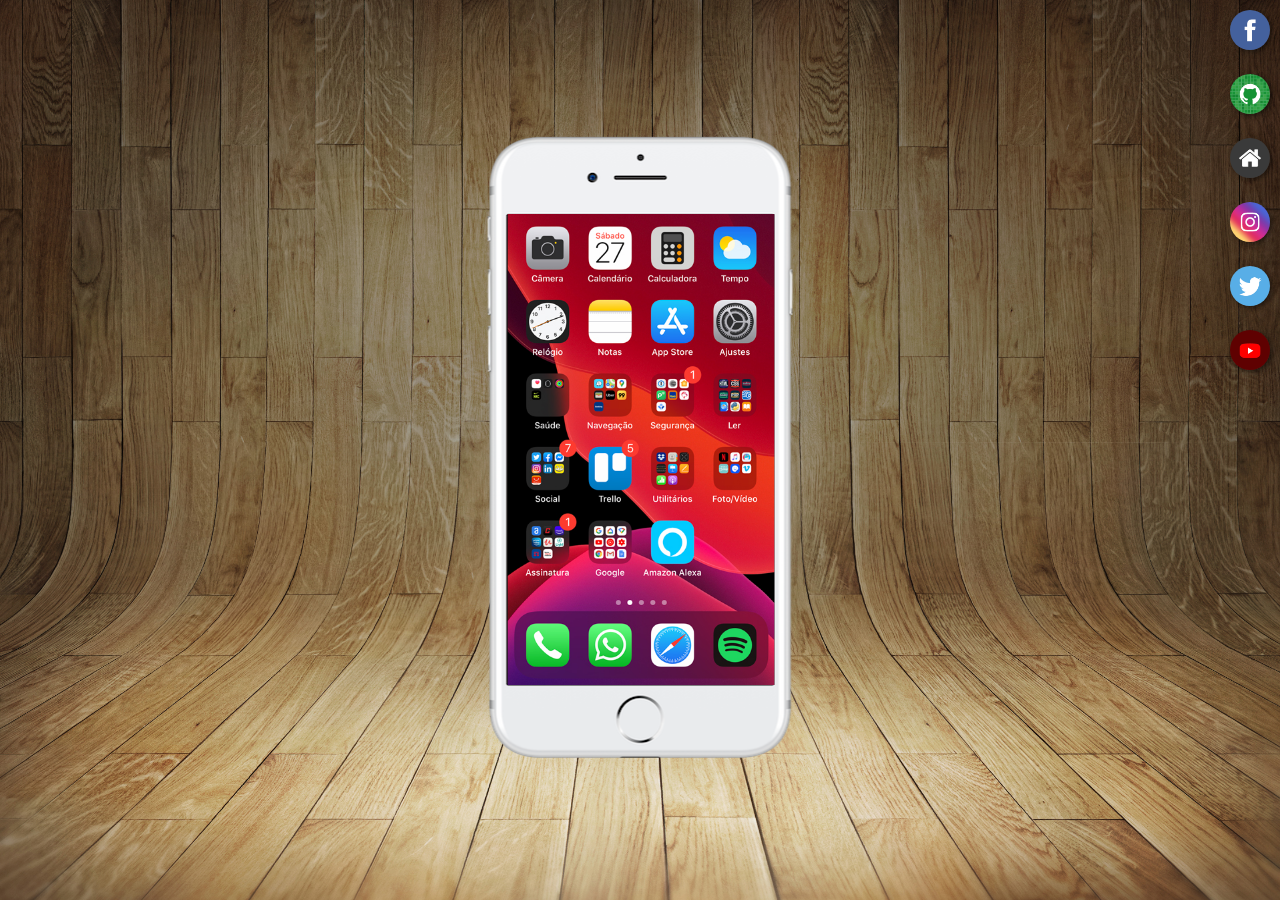
<file: index.html>
<!DOCTYPE html>
<html lang="pt-br">
<head>
    <meta charset="UTF-8">
    <meta name="viewport" content="width=device-width, initial-scale=1.0">
    <title>projeto redes sociais</title>
    <link rel="shortcut icon" href="favicon.ico" type="image/x-icon">
    <link rel="stylesheet" href="estilos/style.css">
</head>
<body>
    <main>
        <section id="telefone">
            <iframe src="home.html" name="tela" id="tela" frameborder="0"></iframe>
            

        </section>
        <section id="redes-sociais">
            <a href="face.html" target="tela"> <img src="imagens/logo-facebook.jpg" alt="facebook"></a><br>
            <a href="github.html" target="tela"> <img src="imagens/logo-github.jpg" alt="github"></a><br>
            <a href="home.html" target="tela"> <img src="imagens/logo-home.jpg" alt="home"></a><br>
            <a href="instagram.html" target="tela"> <img src="imagens/logo-instagram.jpg" alt="instagram">
            </a><br>
            <a href="t.html" target="tela"> <img src="imagens/logo-twitter.jpg" alt="twitter"></a><br>
            <a href="link.html" target="tela"> <img src="imagens/logo-youtube.jpg" alt="youtube"></a><br>
          
        </section>
    </main>
    
</body>
</html>
</file>
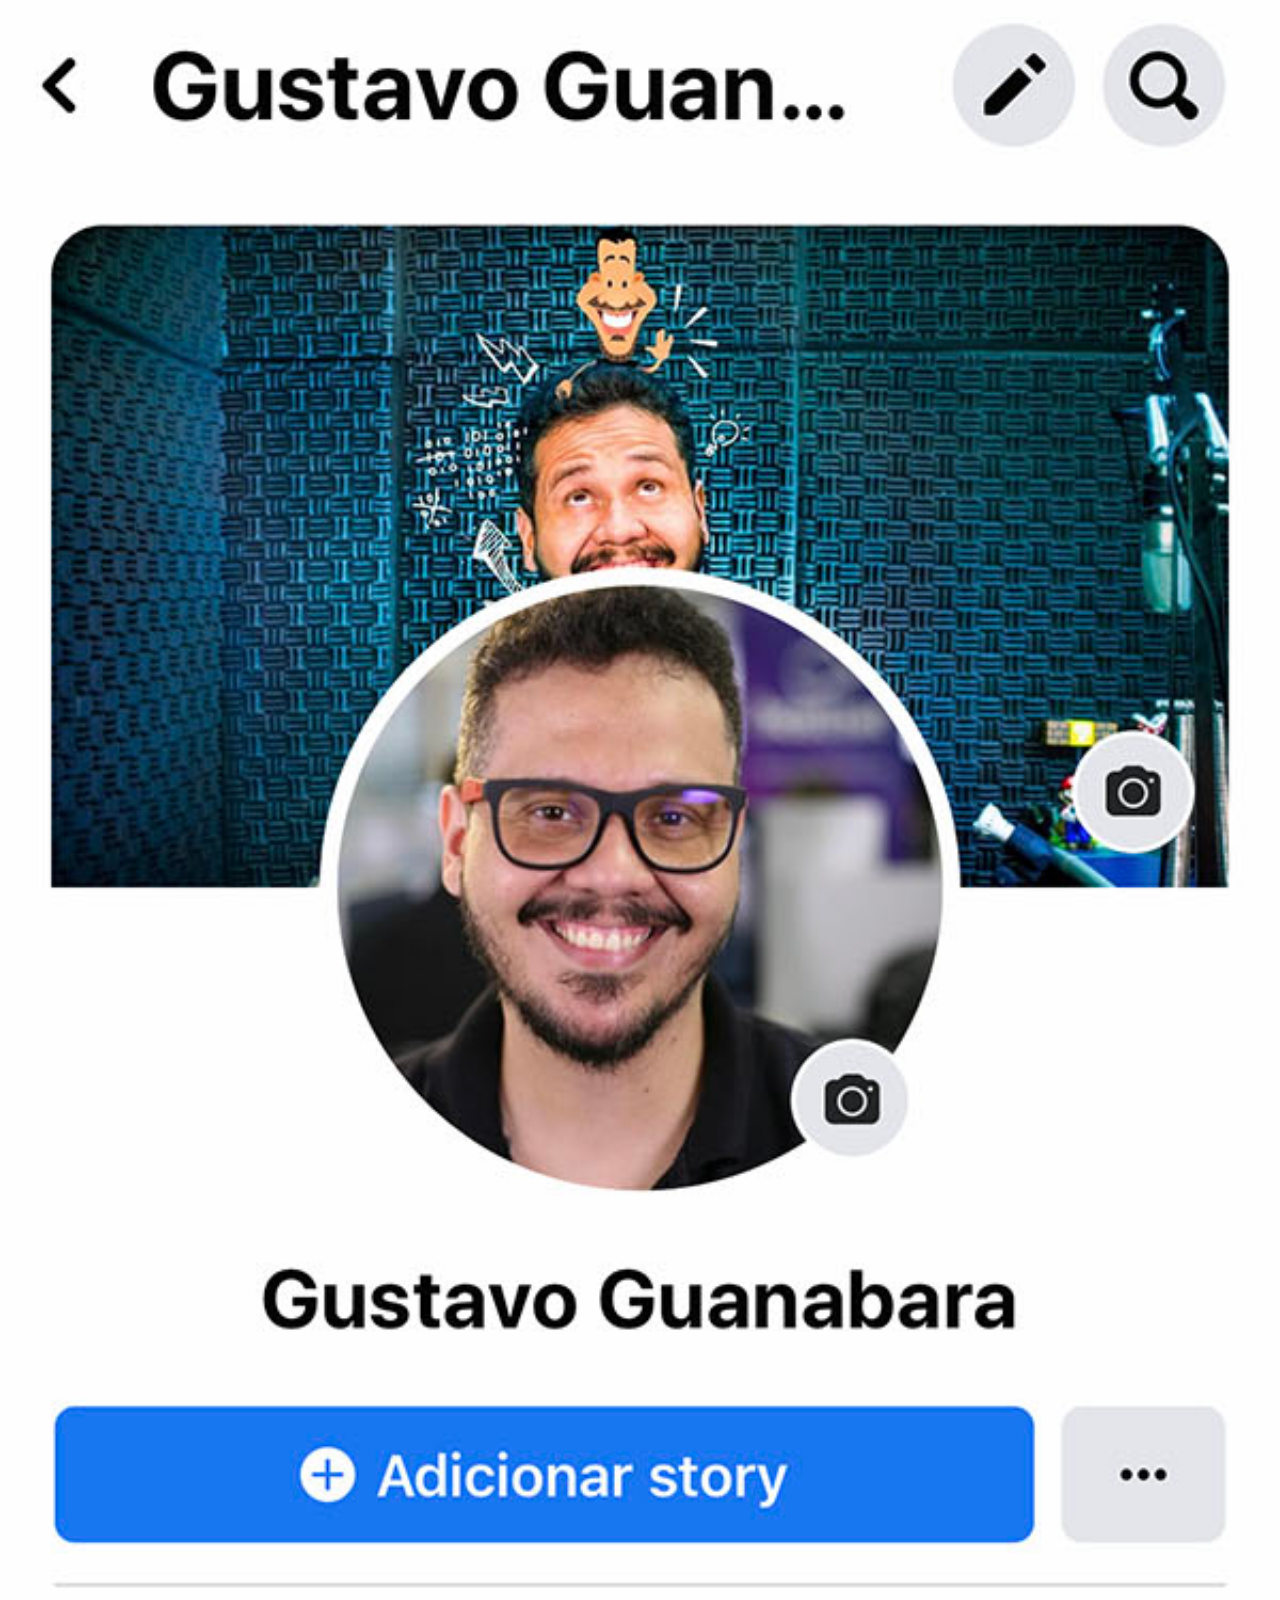
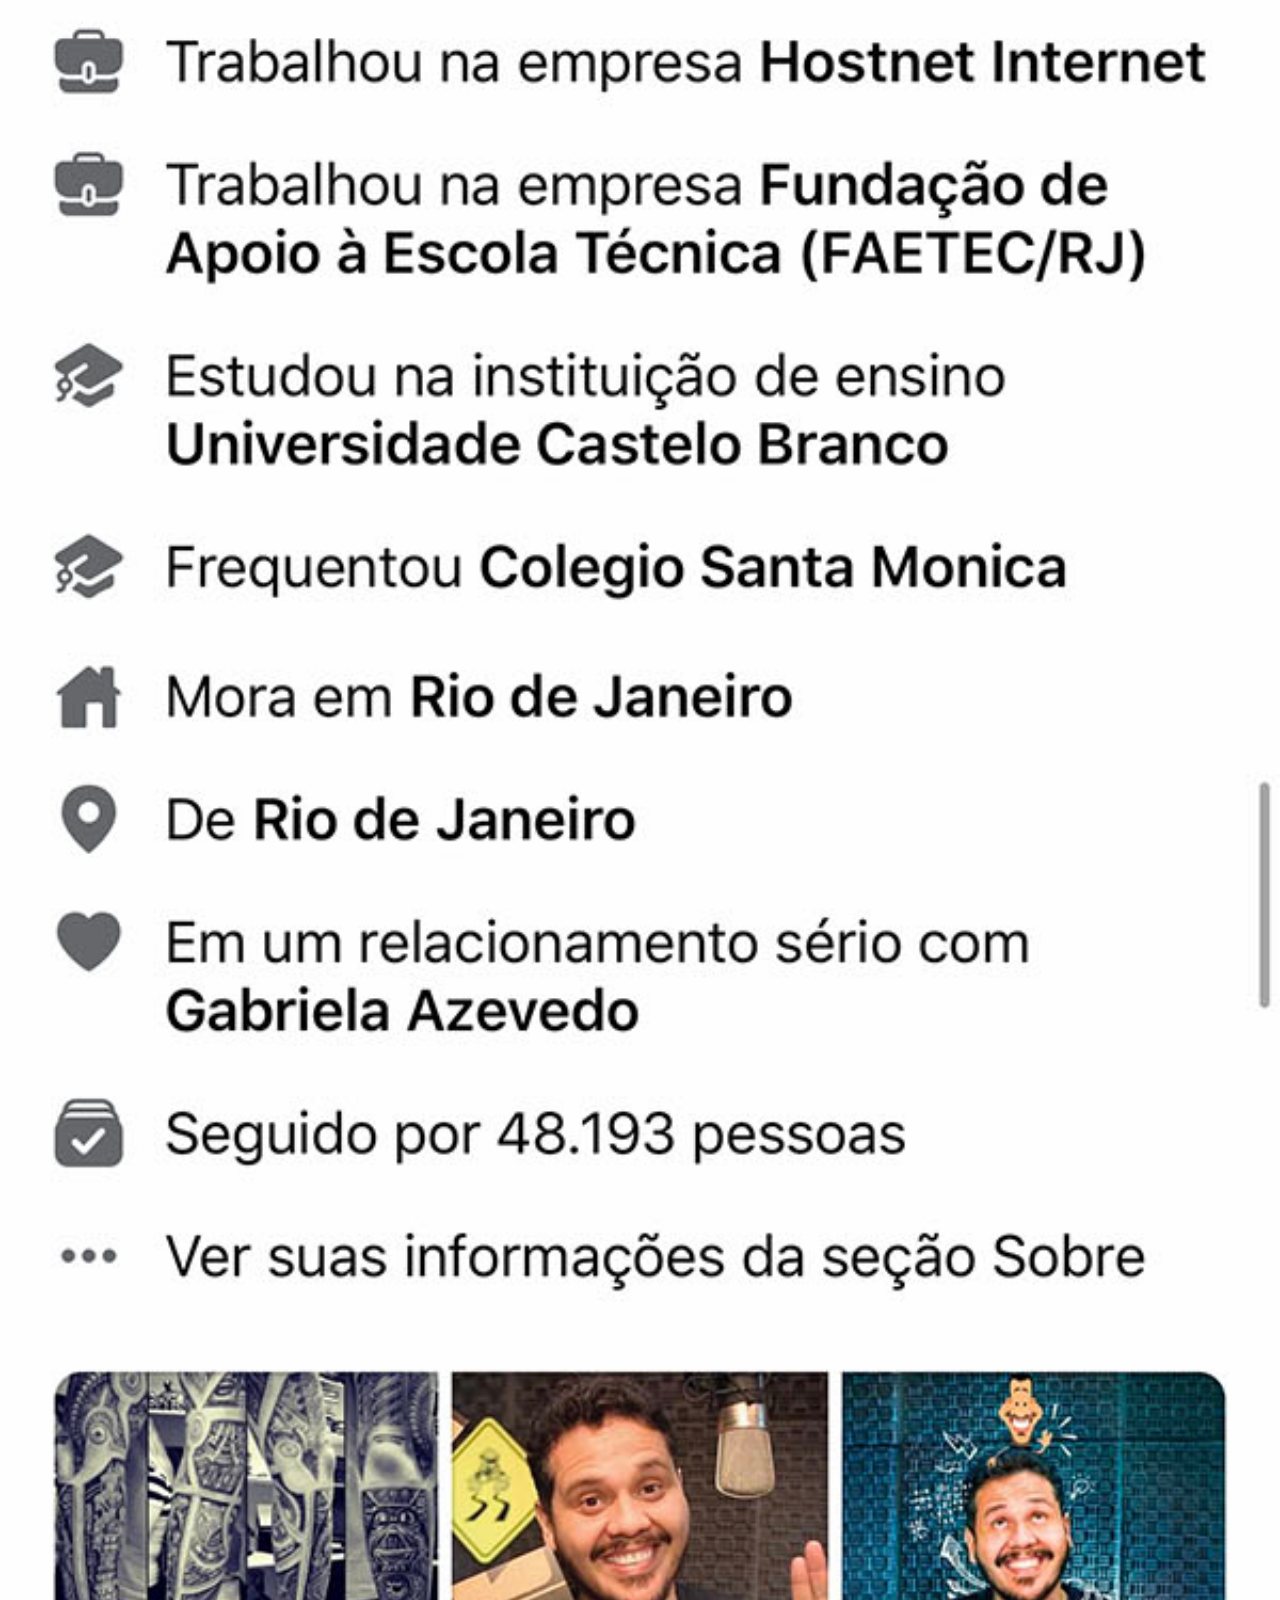
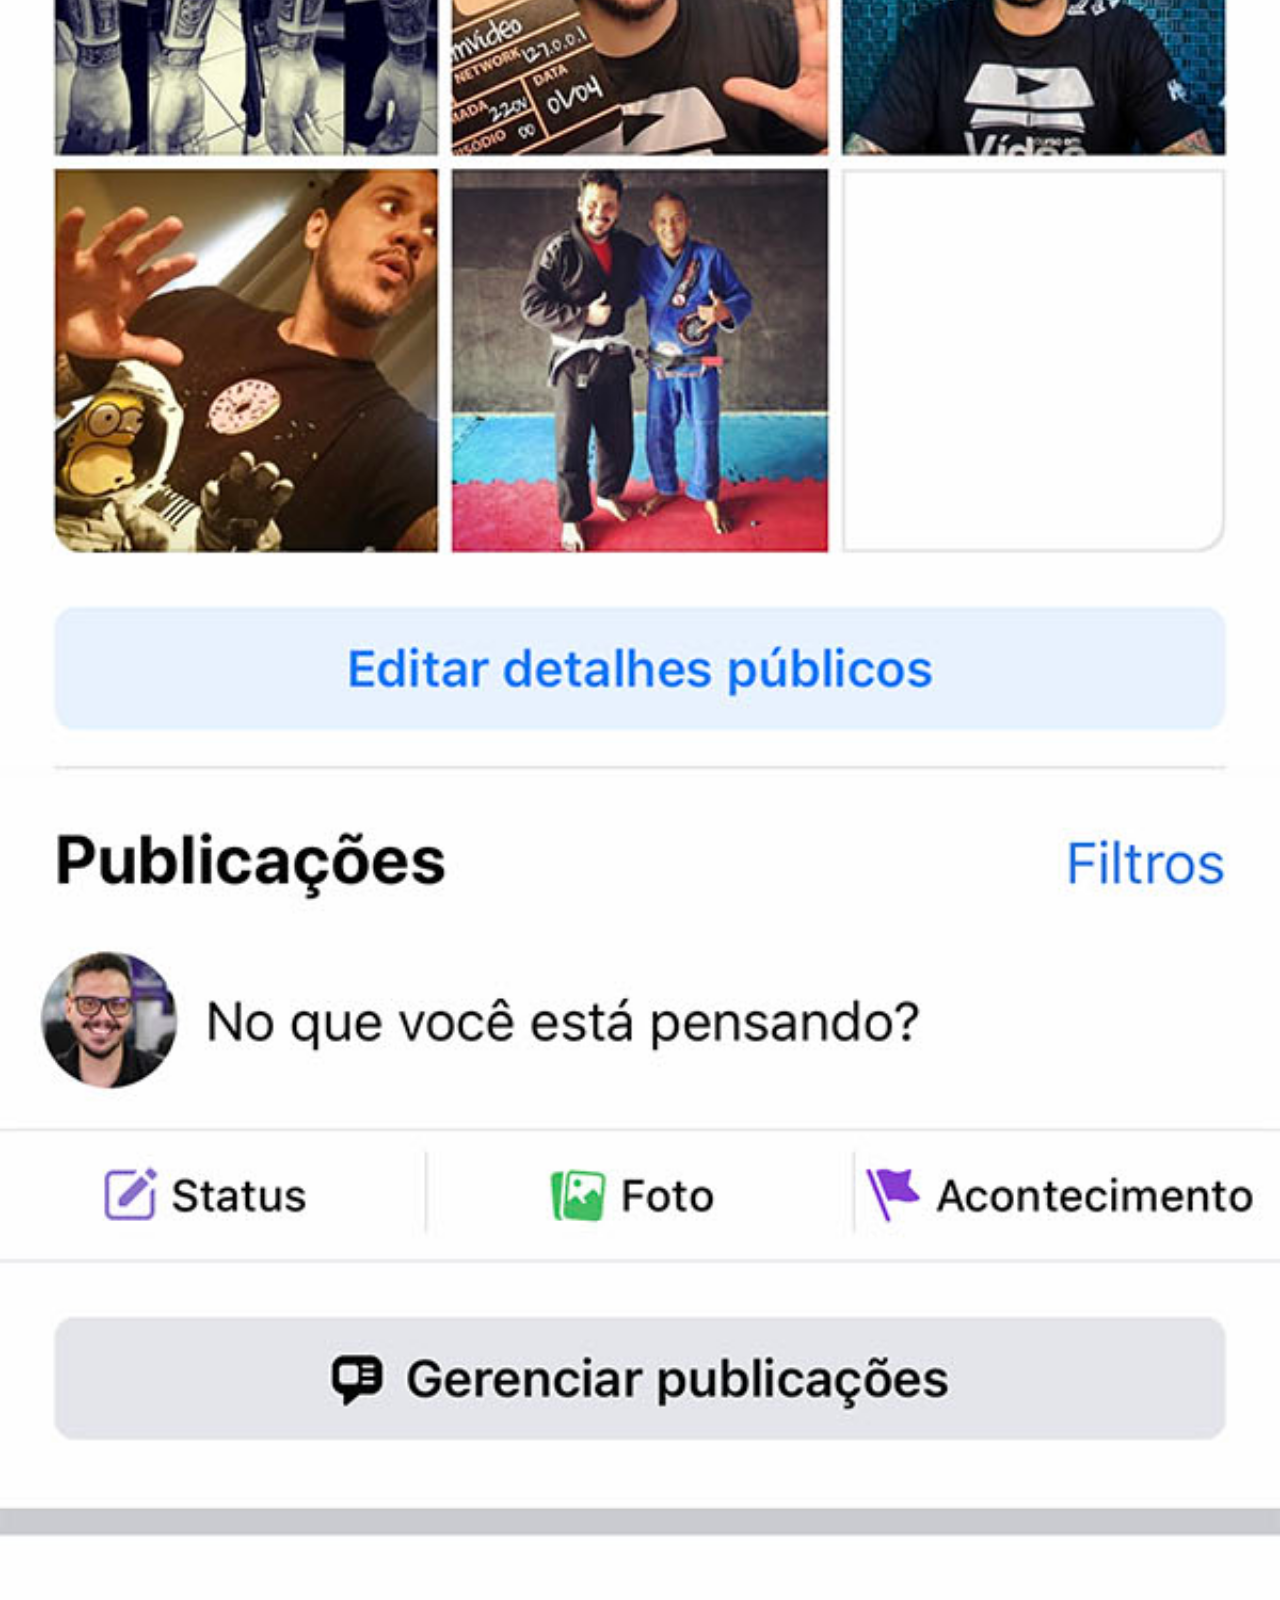
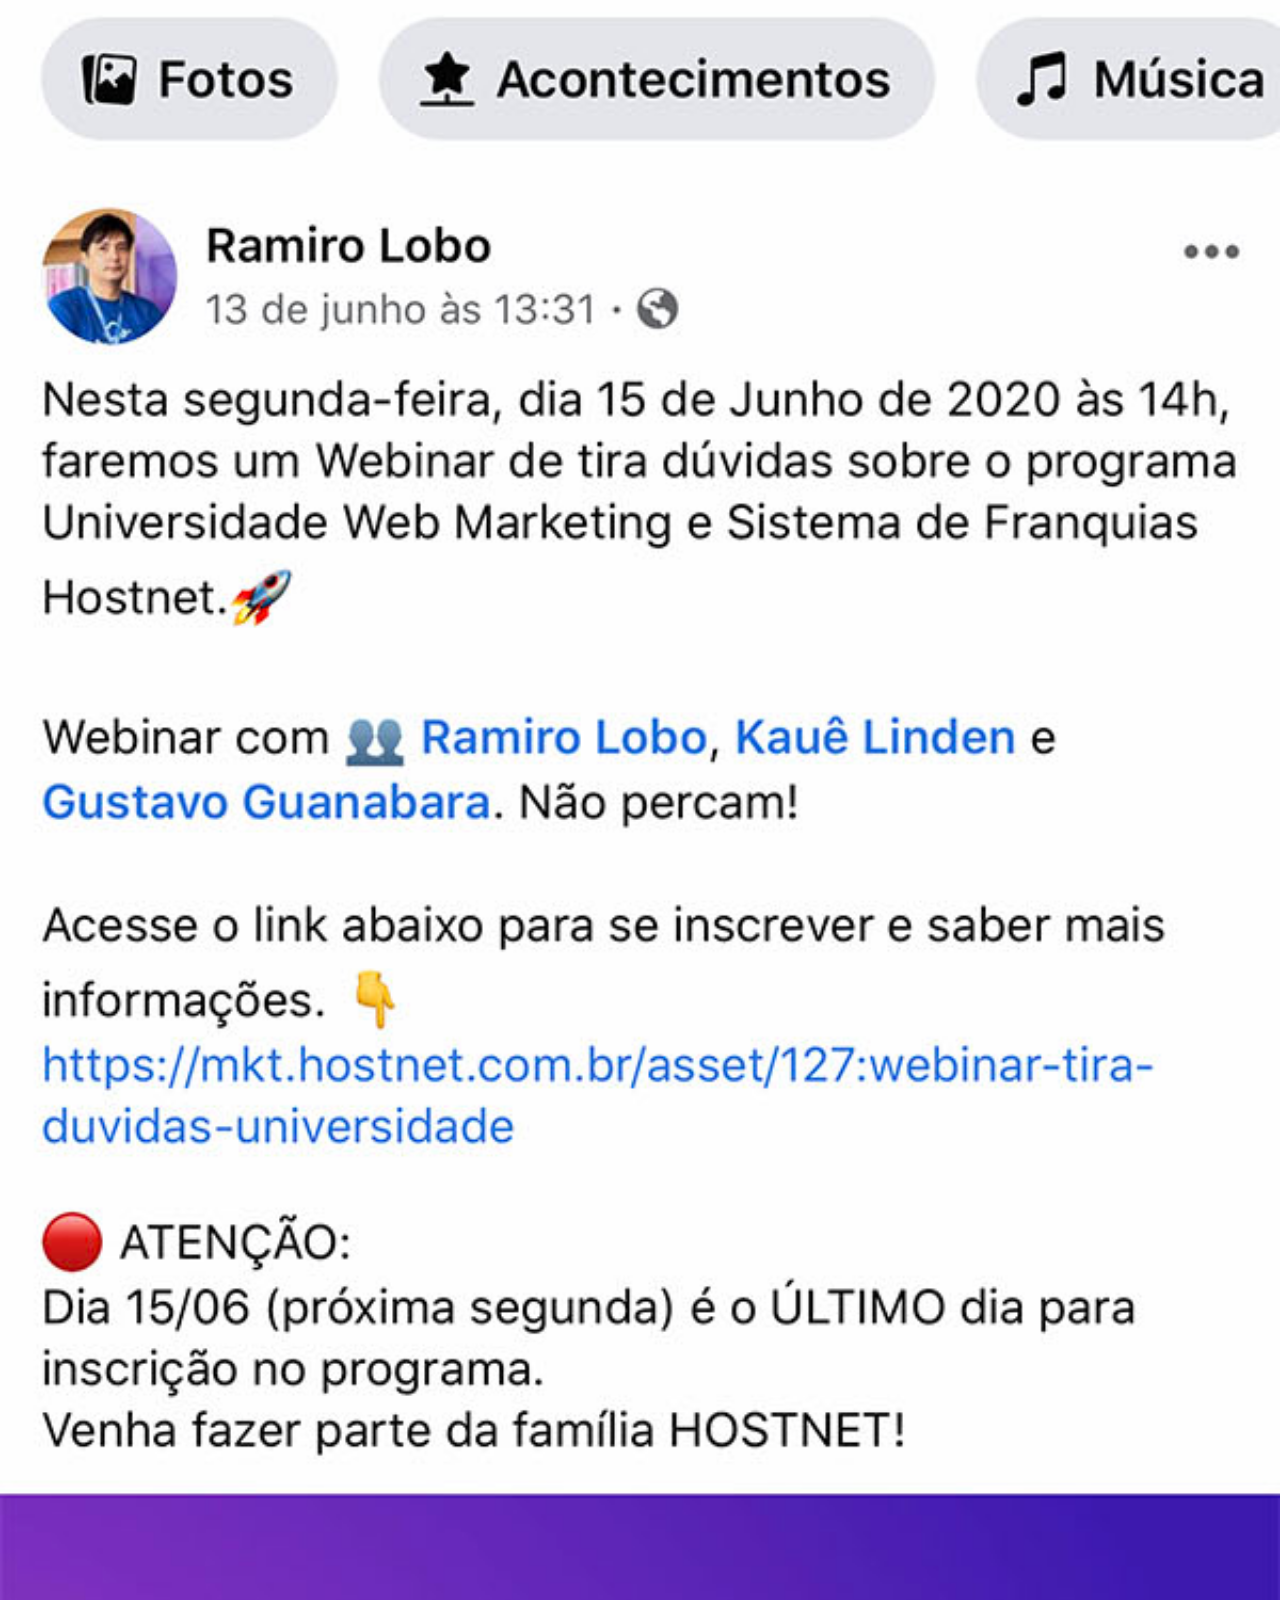
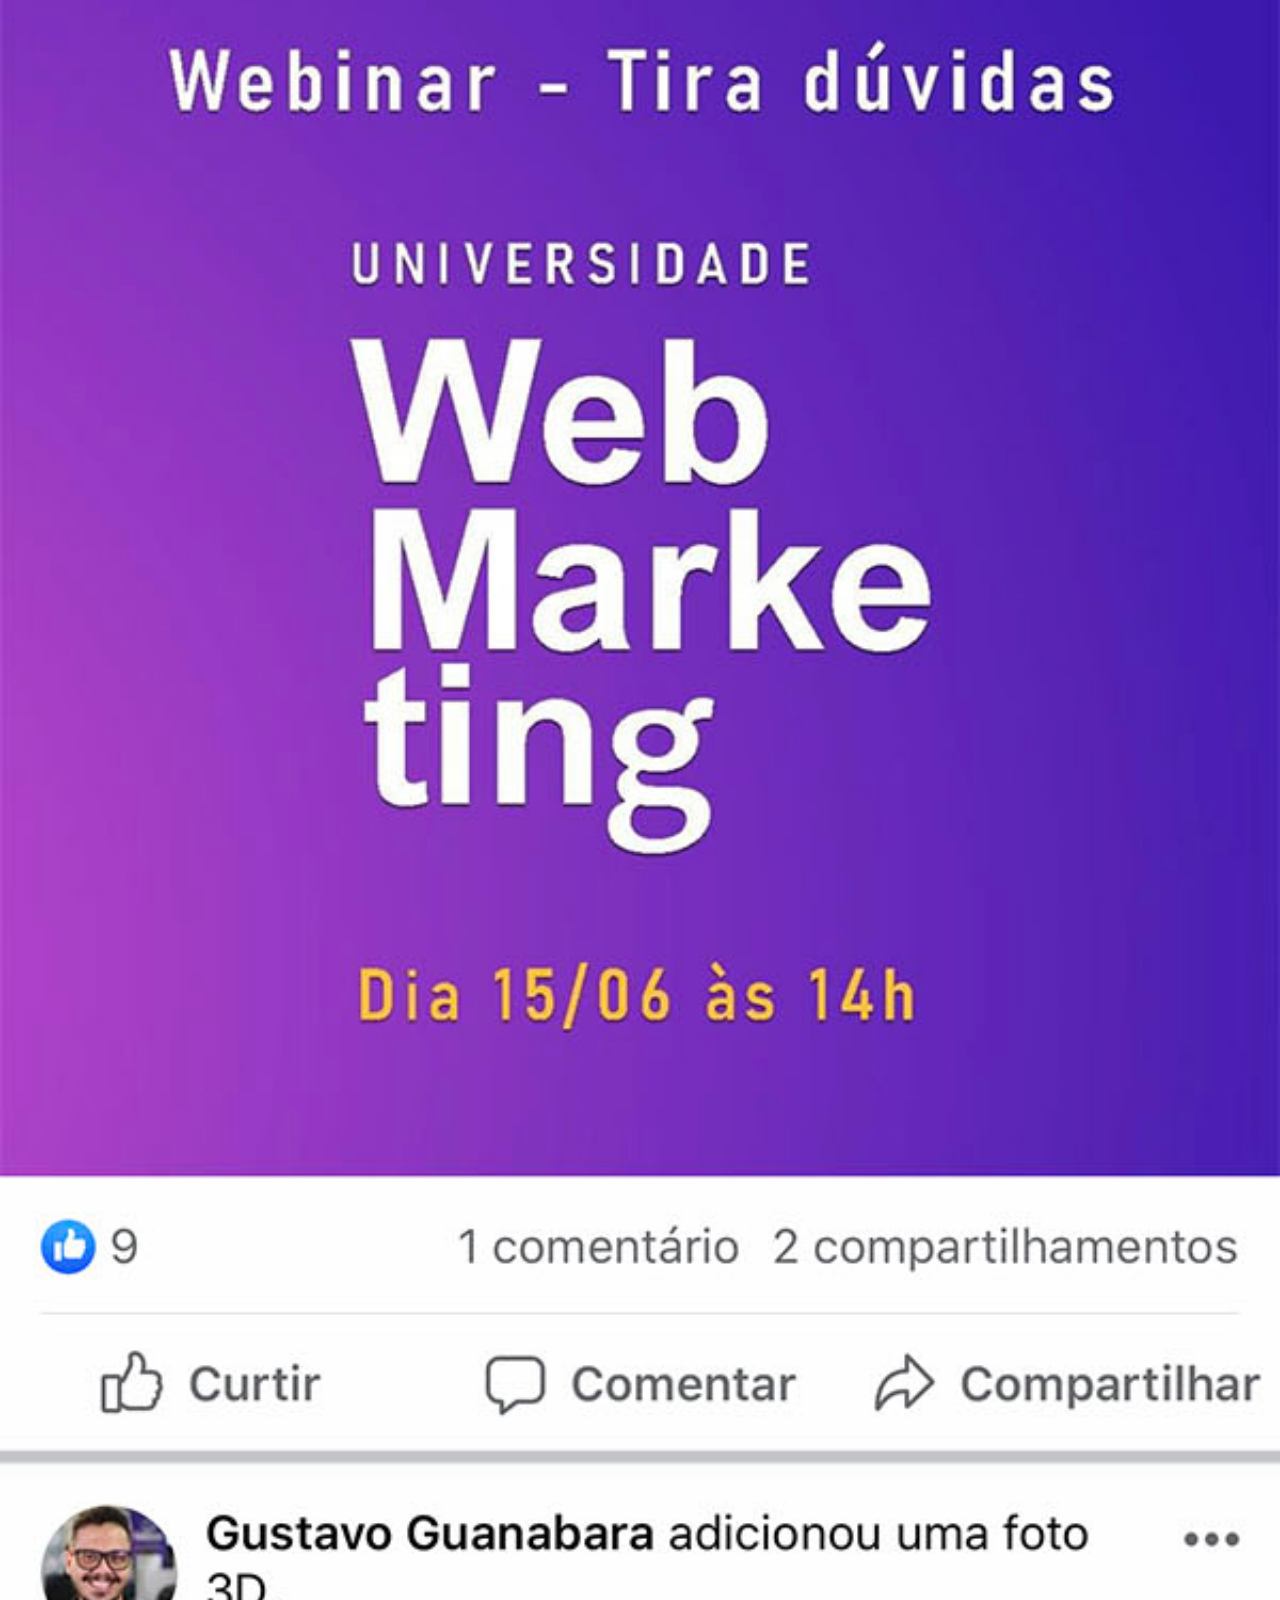
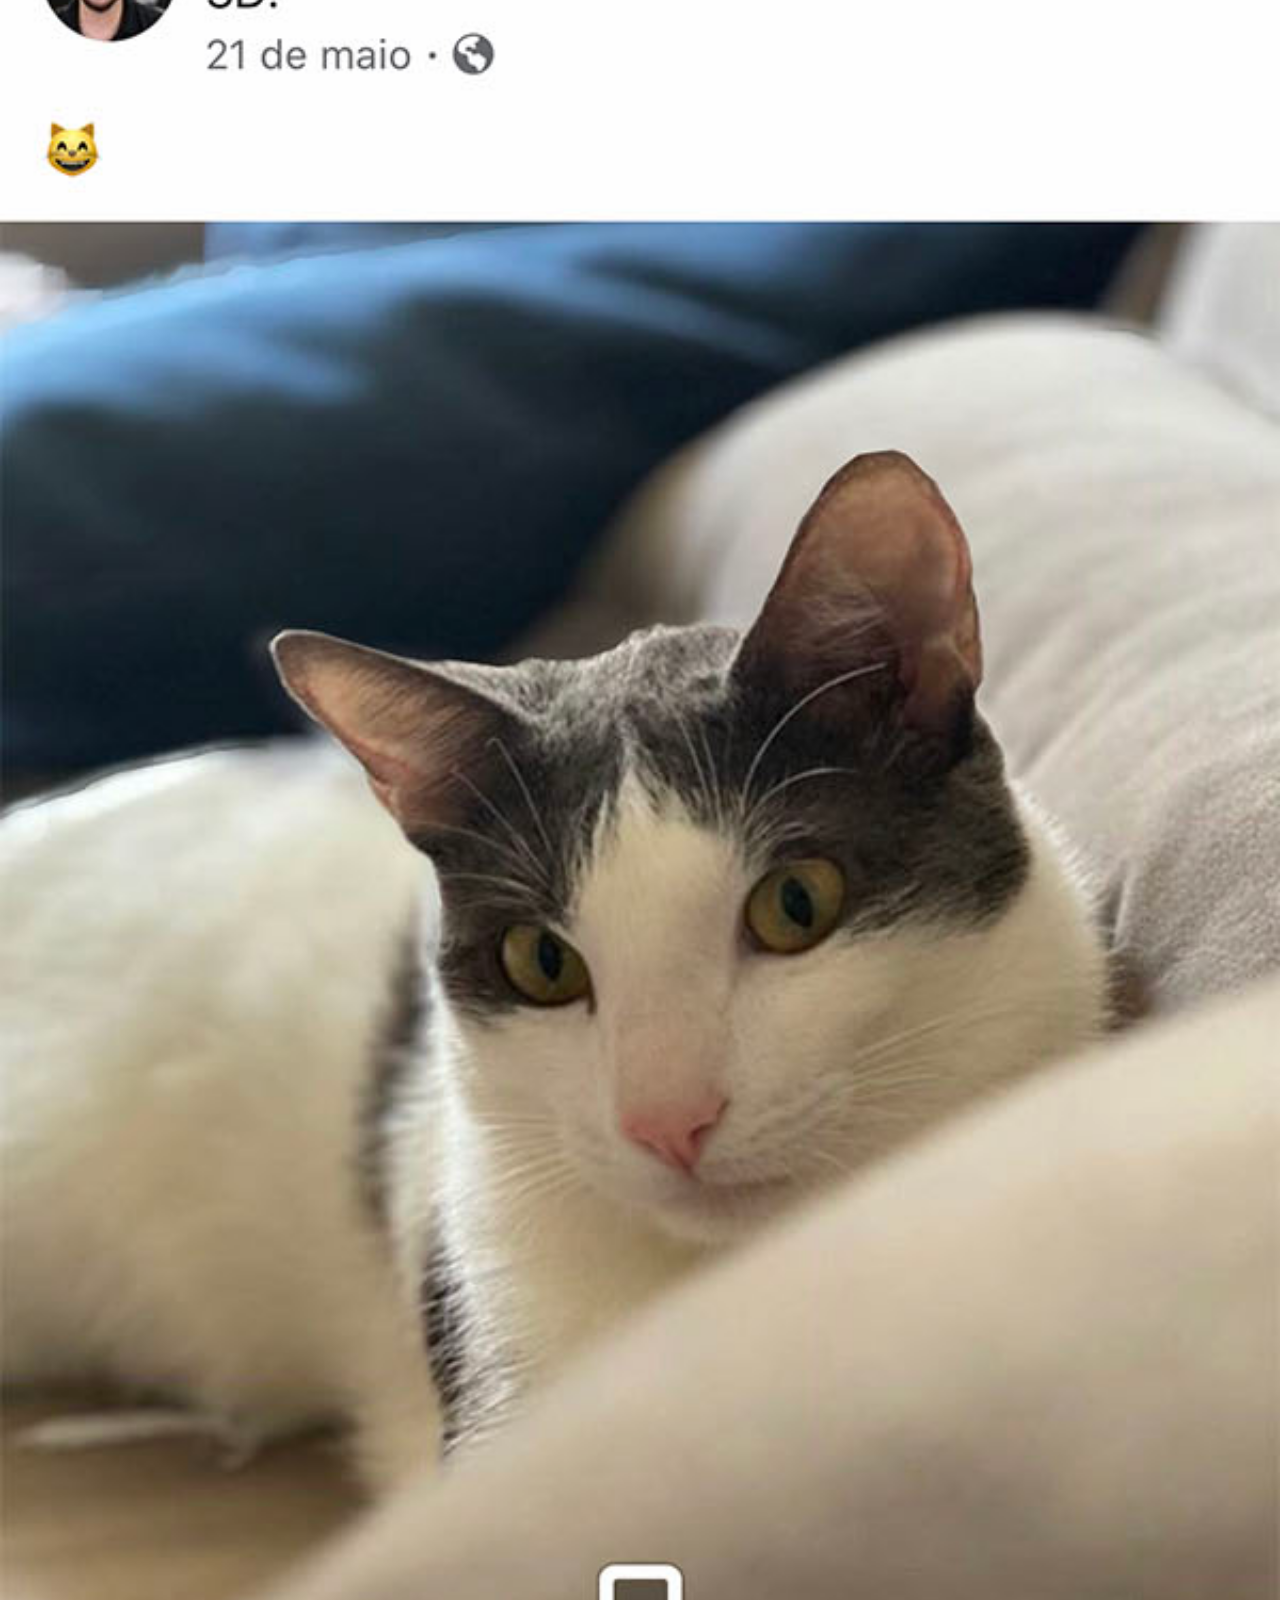
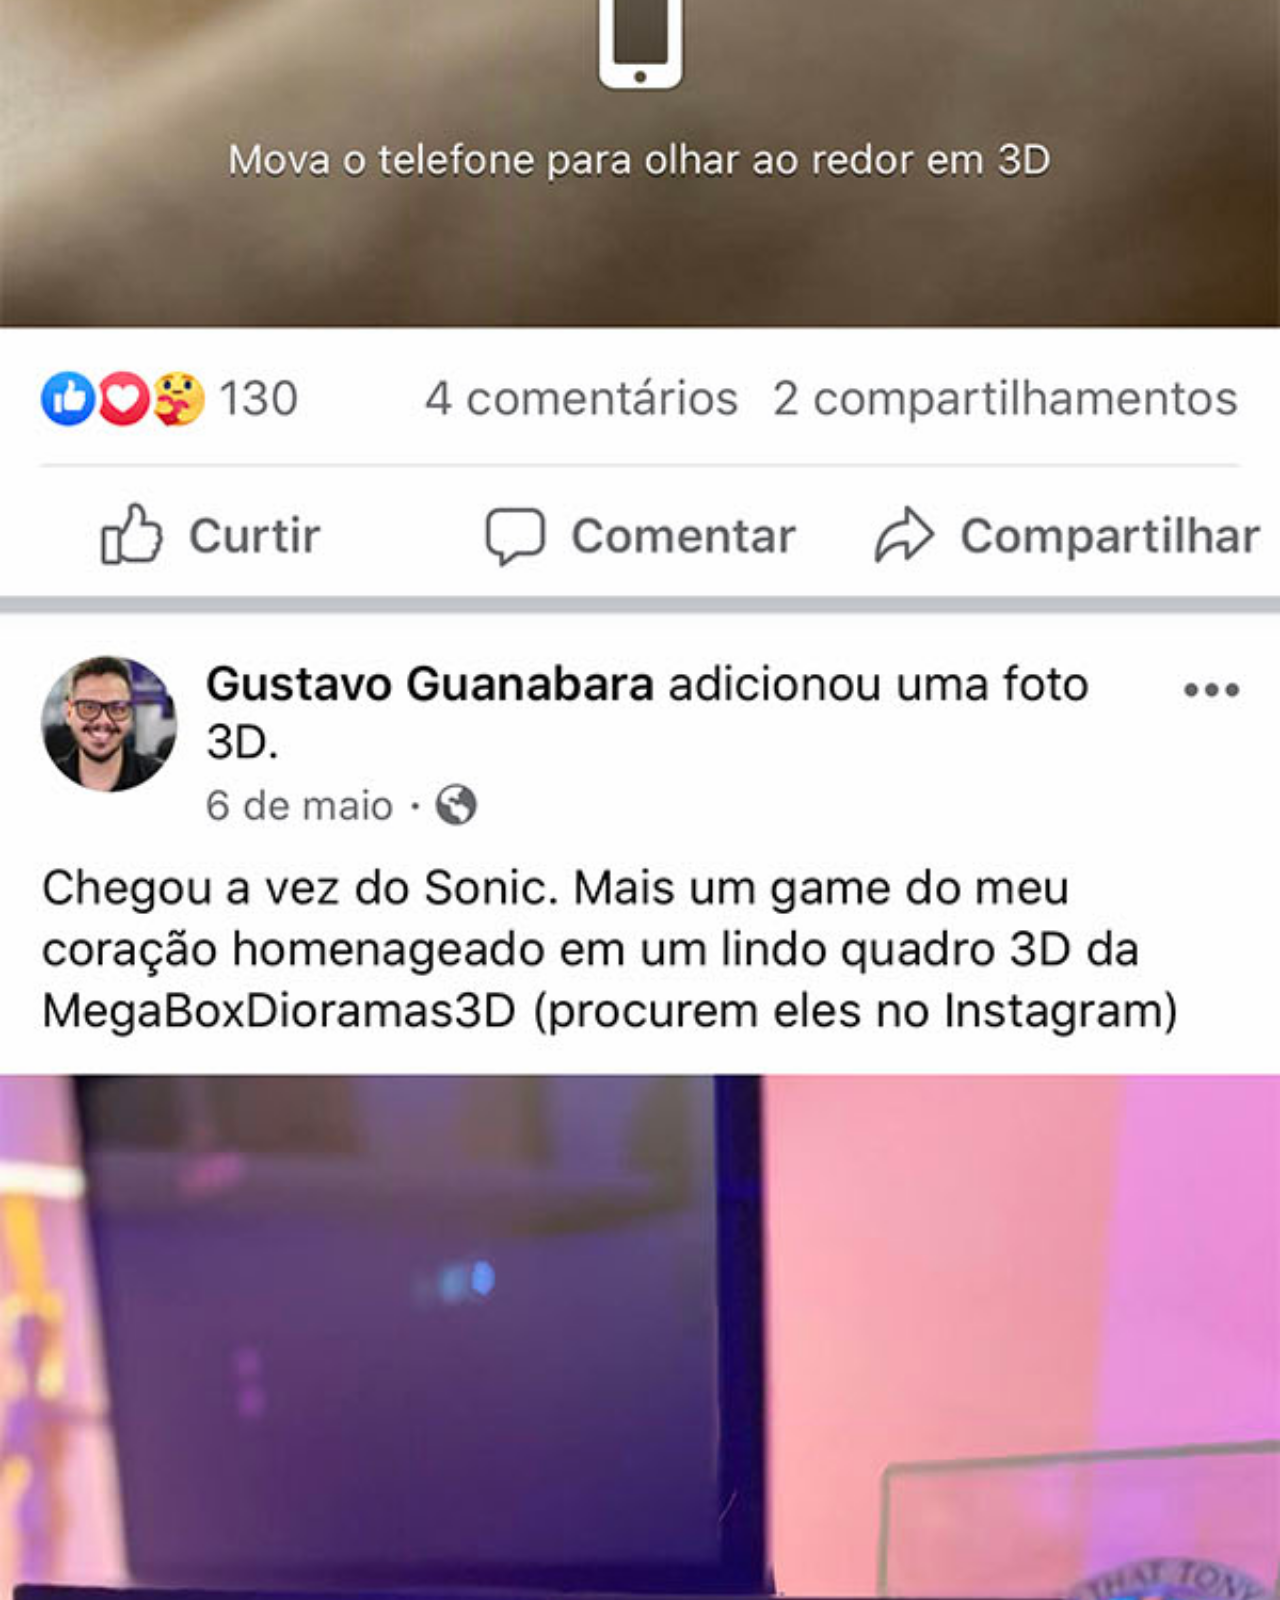
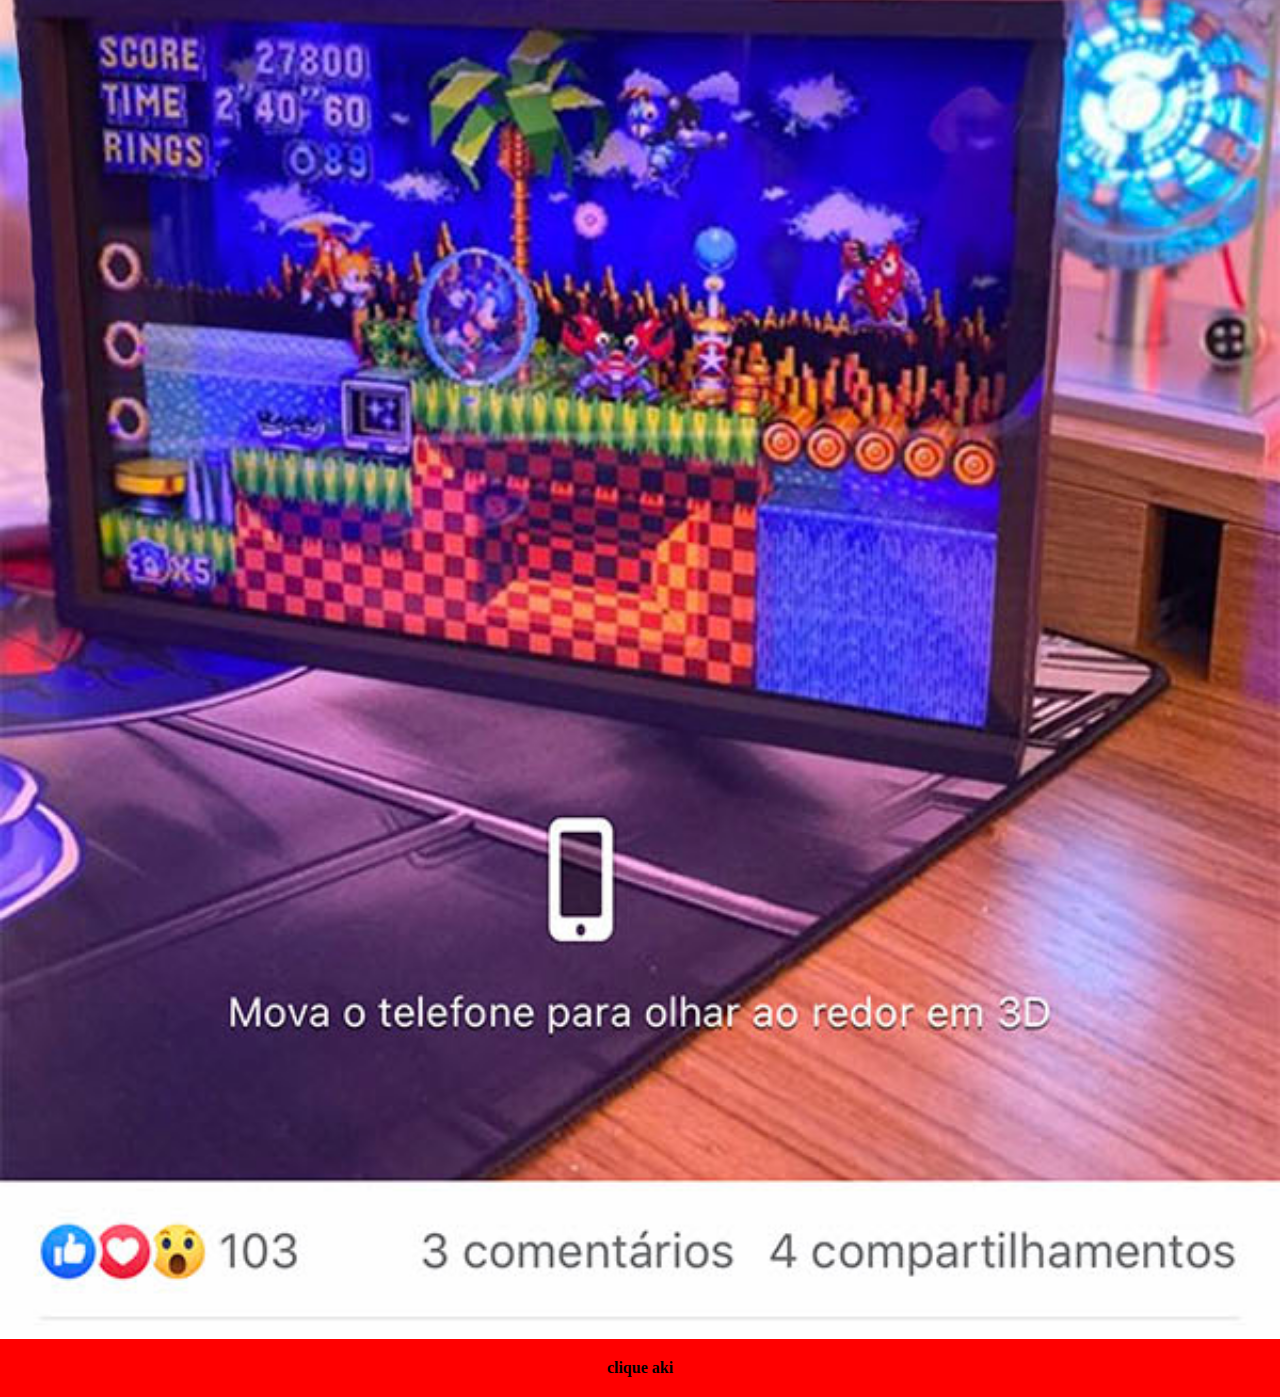
<file: face.html>
<!DOCTYPE html>
<html lang="pt-br">
<head>
    <meta charset="UTF-8">
    <meta name="viewport" content="width=device-width, initial-scale=1.0">
    <title>Document</title>
     <style>
        *{
margin: 0px;
padding: 0px;
}
img{
    
width: 100vw;
}
a{
    display: block;
    background-color: red;
    color: rgb(0, 0, 0);
    text-align: center;
    padding: 20px;
    font-weight: bolder;
    text-decoration: none;
    margin:-3px -15px 1px
}

    </style>
</head>
<body>
    <img src="imagens/tela-facebook.jpg" alt="facebook">
    <a href="https://www.facebook.com/gustavoguanabara/" target="_blank"> clique aki</a>
    
</body>
</html>
</file>
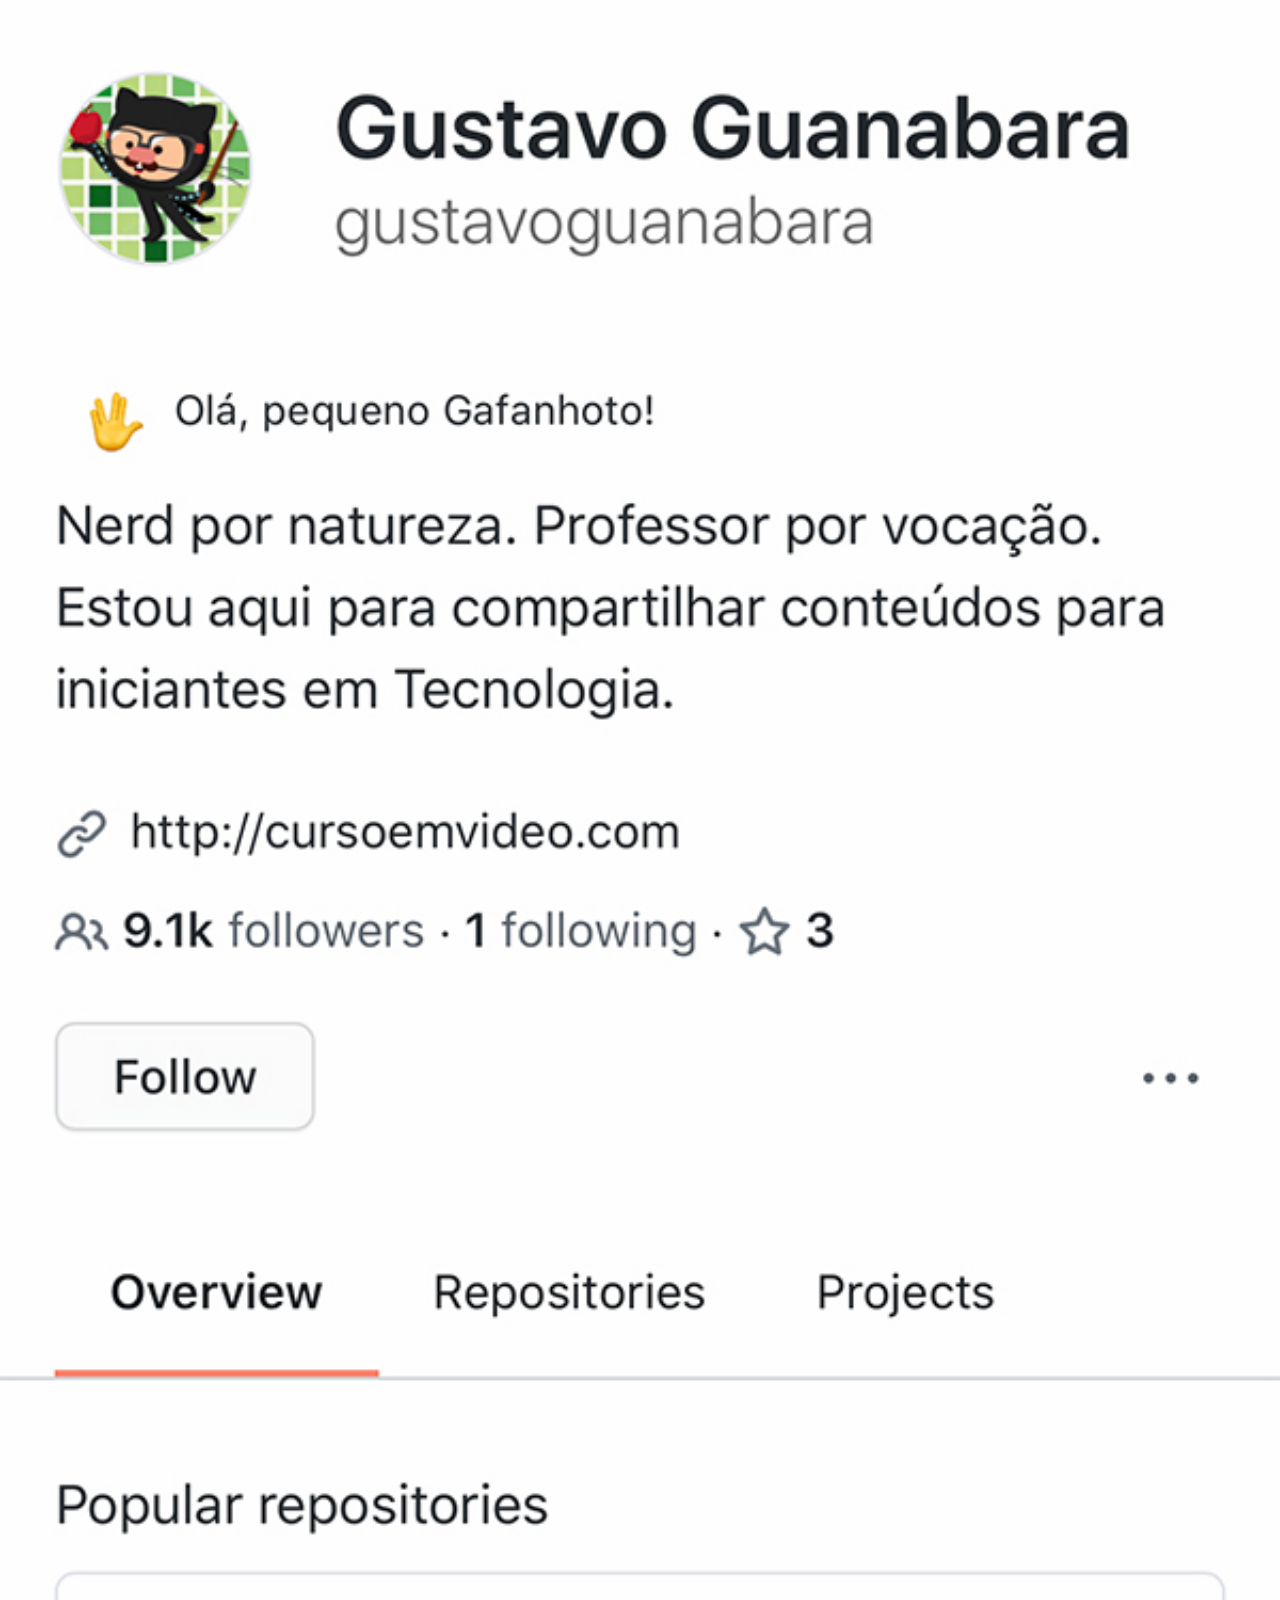
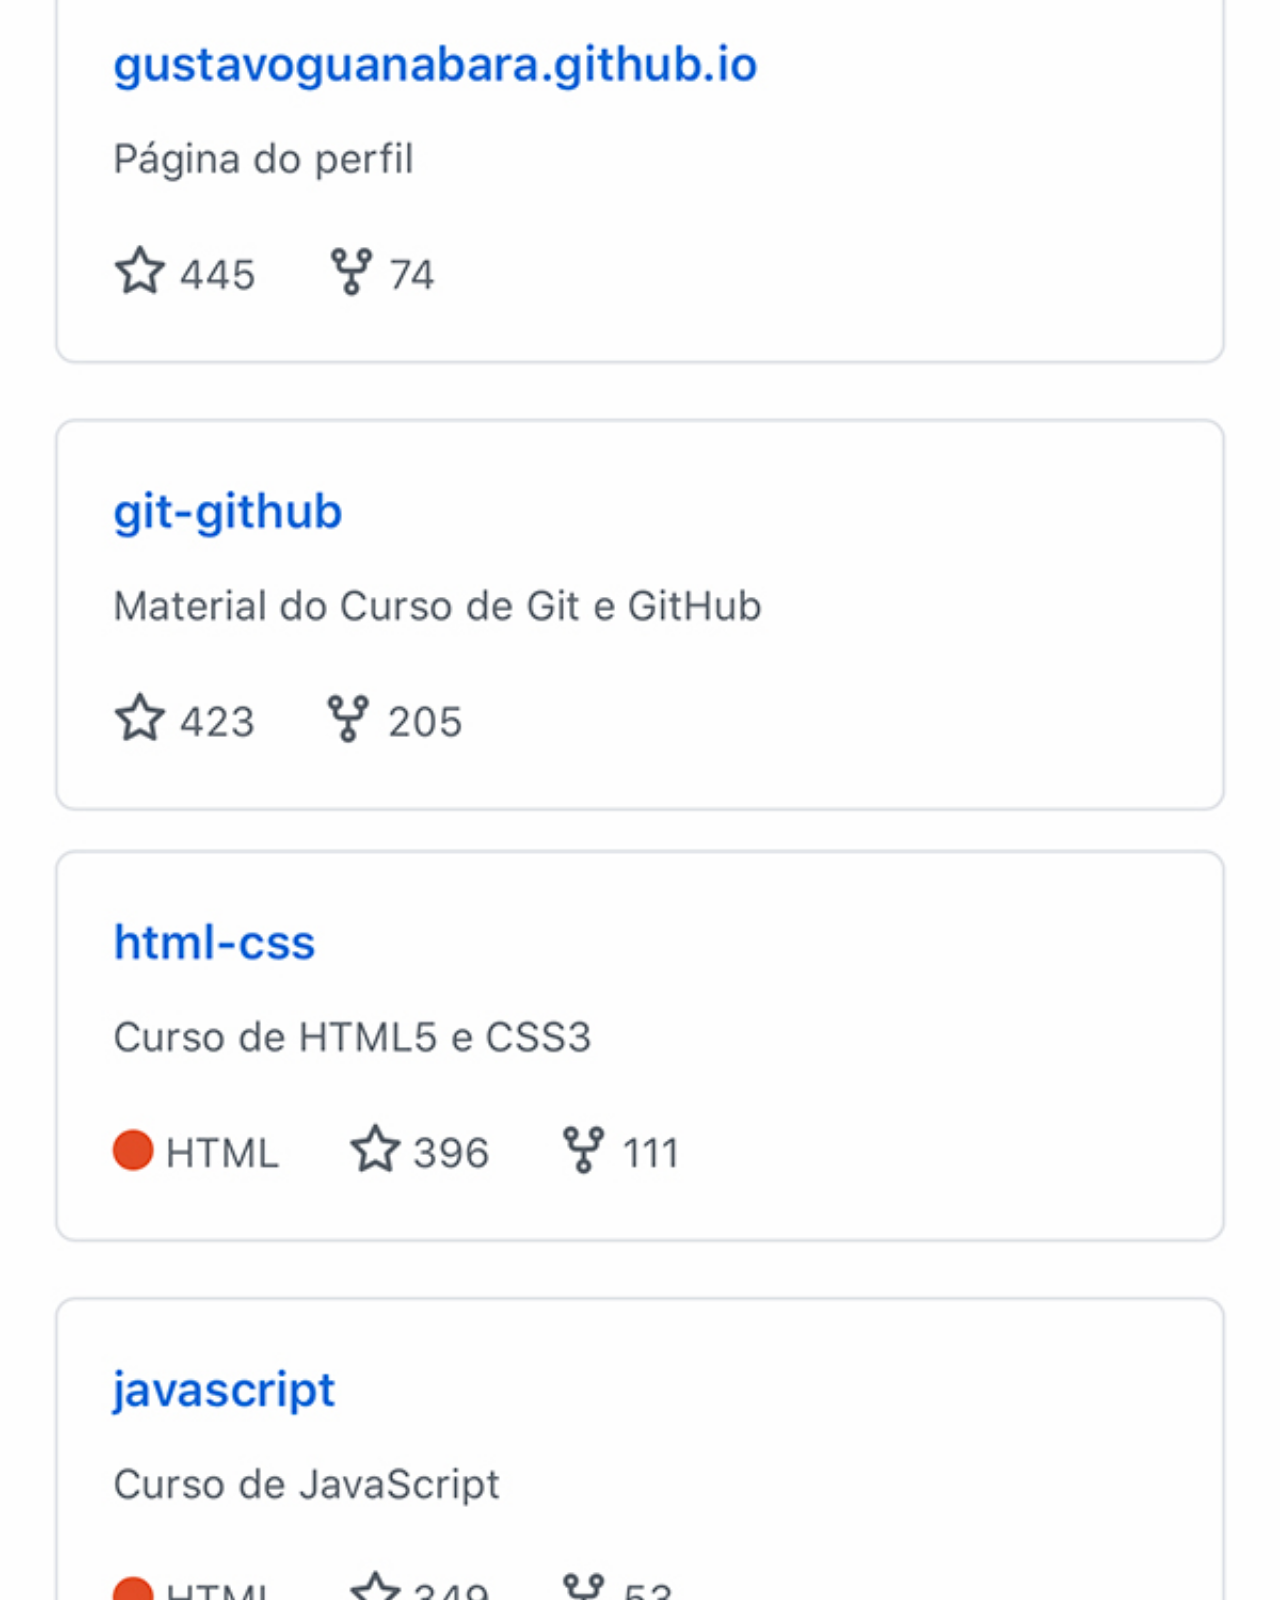
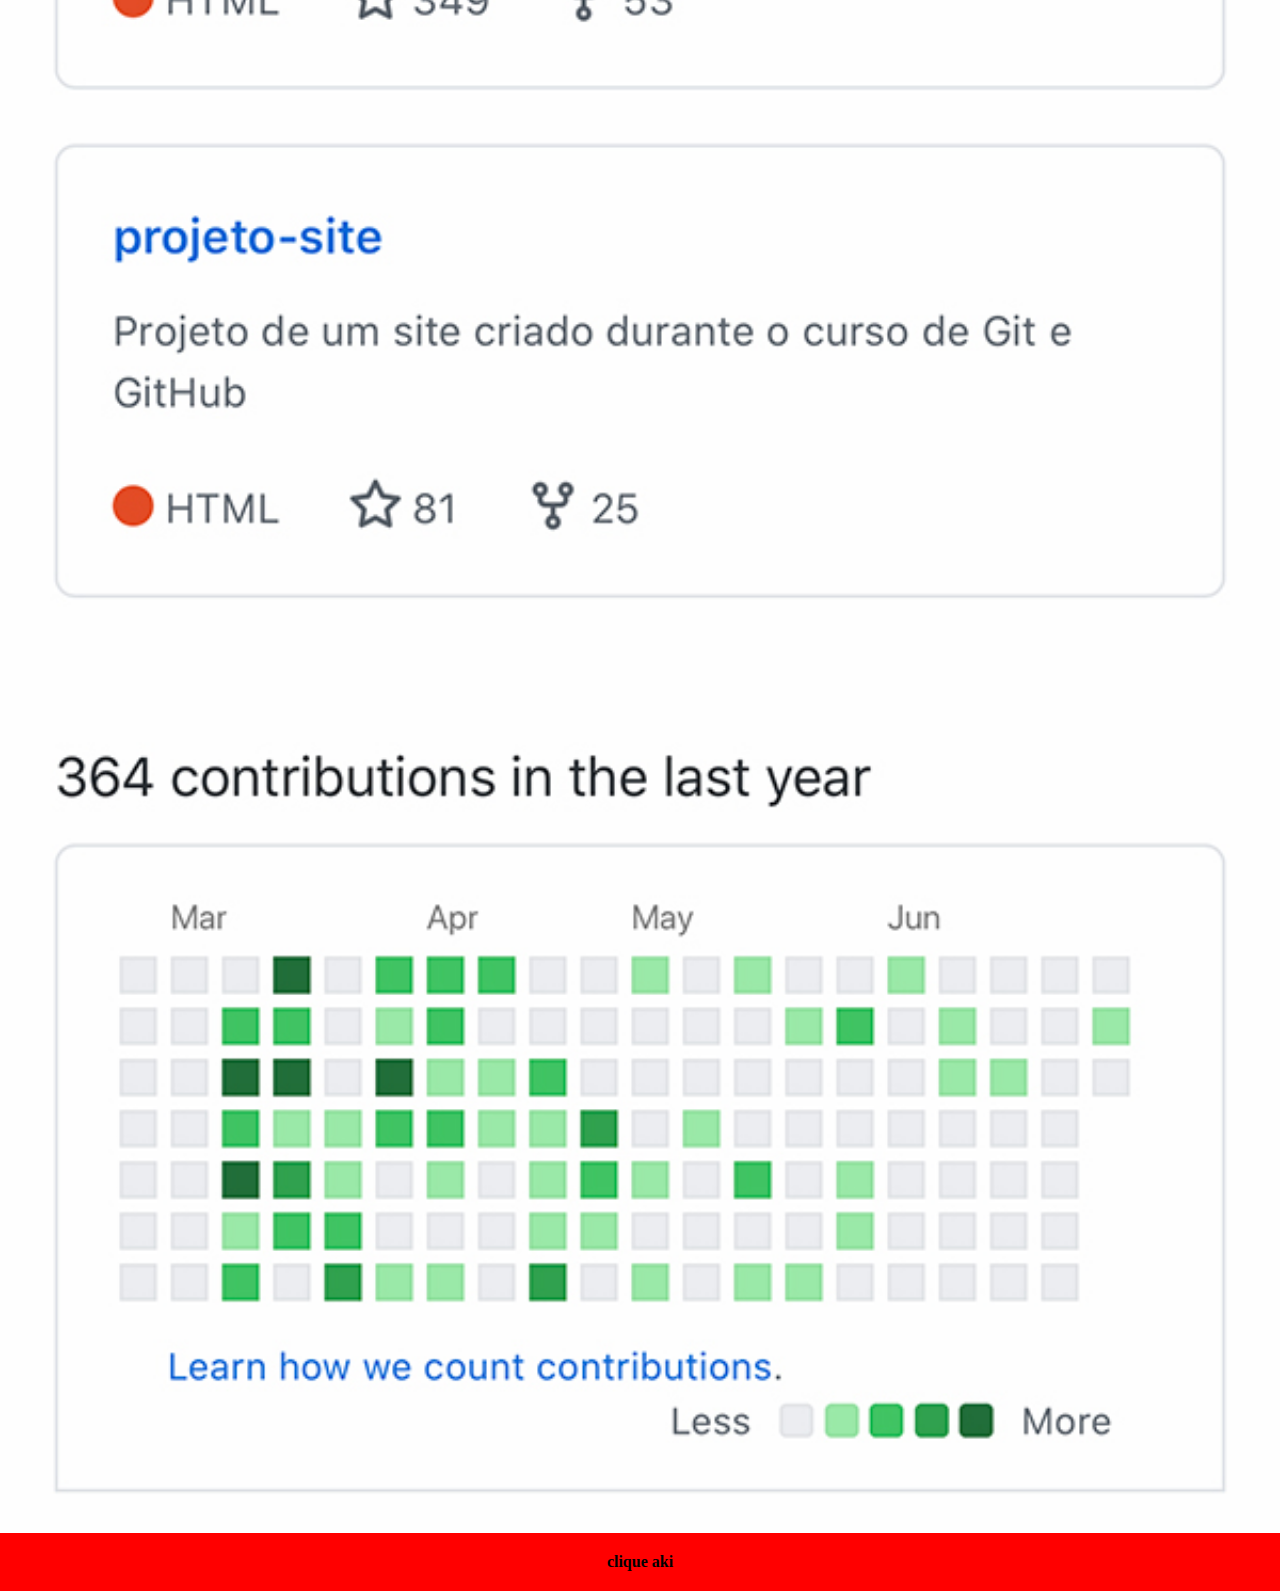
<file: github.html>
<!DOCTYPE html>
<html lang="pt-br">
<head>
    <meta charset="UTF-8">
    <meta name="viewport" content="width=device-width, initial-scale=1.0">
    <title>github</title>
    <style>
        *{
margin: 0px;
padding: 0px;
}
img{
    
width: 100vw;
}
a{
    display: block;
    background-color: red;
    color: rgb(0, 0, 0);
    text-align: center;
    padding: 20px;
    font-weight: bolder;
    text-decoration: none;
    margin:-3px -15px 1px
}

    </style>
</head>
<body>
    <img src="imagens/tela-github.jpg" alt="github">
    <a href="https://github.com/" target="_blank">clique aki</a>
    
</body>
</html>
</file>
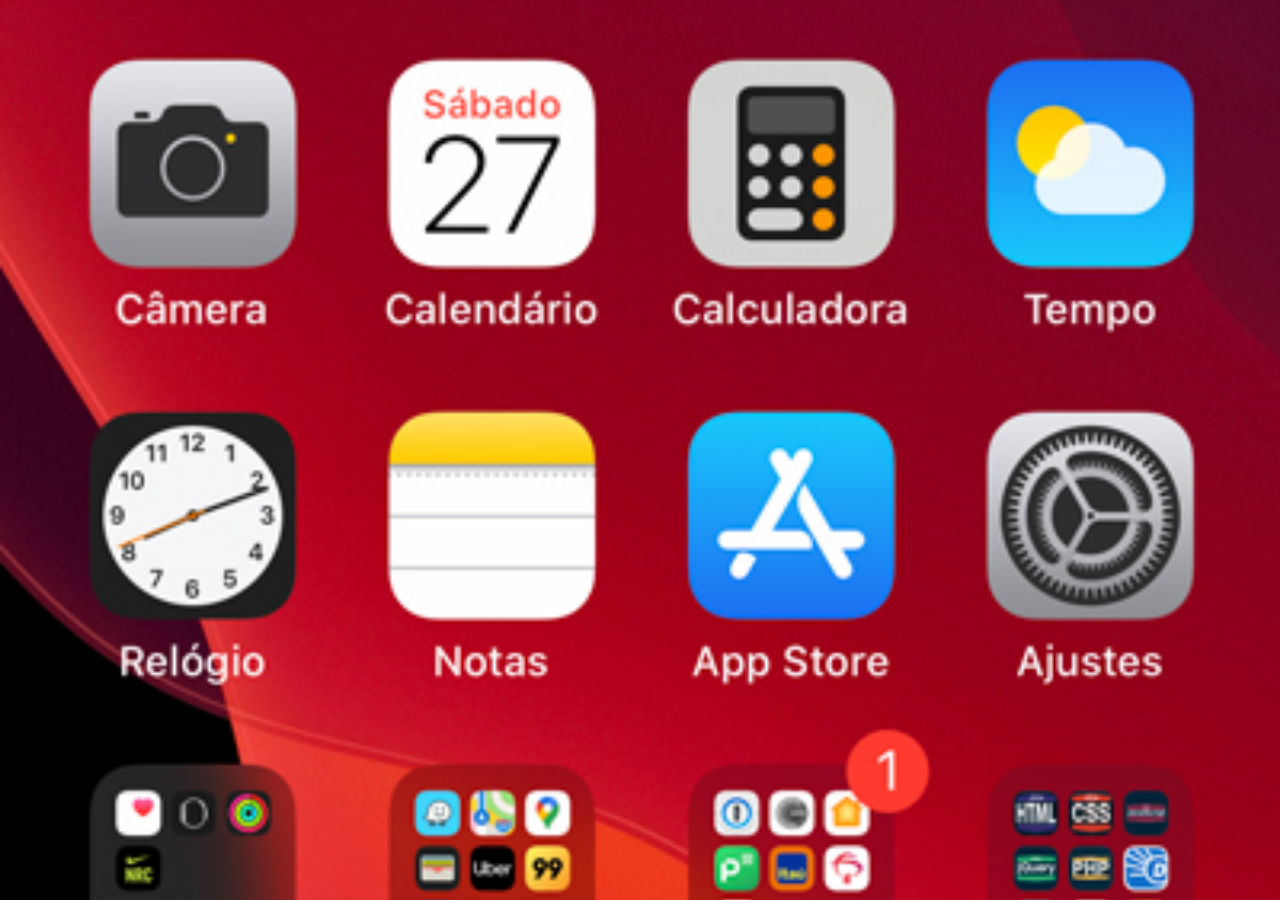
<file: home.html>
<!DOCTYPE html>
<html lang="pt-br">
<head>
    <meta charset="UTF-8">
    <meta name="viewport" content="width=device-width, initial-scale=1.0">
    <title>Document</title>
</head>
<style>
    *{
        margin: 0px;
        padding: 0px;
    }
    body{
        width: 100vw;
        height: 100vh;
        background: black url('imagens/tela-home.jpg') no-repeat top center;
        background-size: cover;
        
        
    }
</style>
</html>
</file>
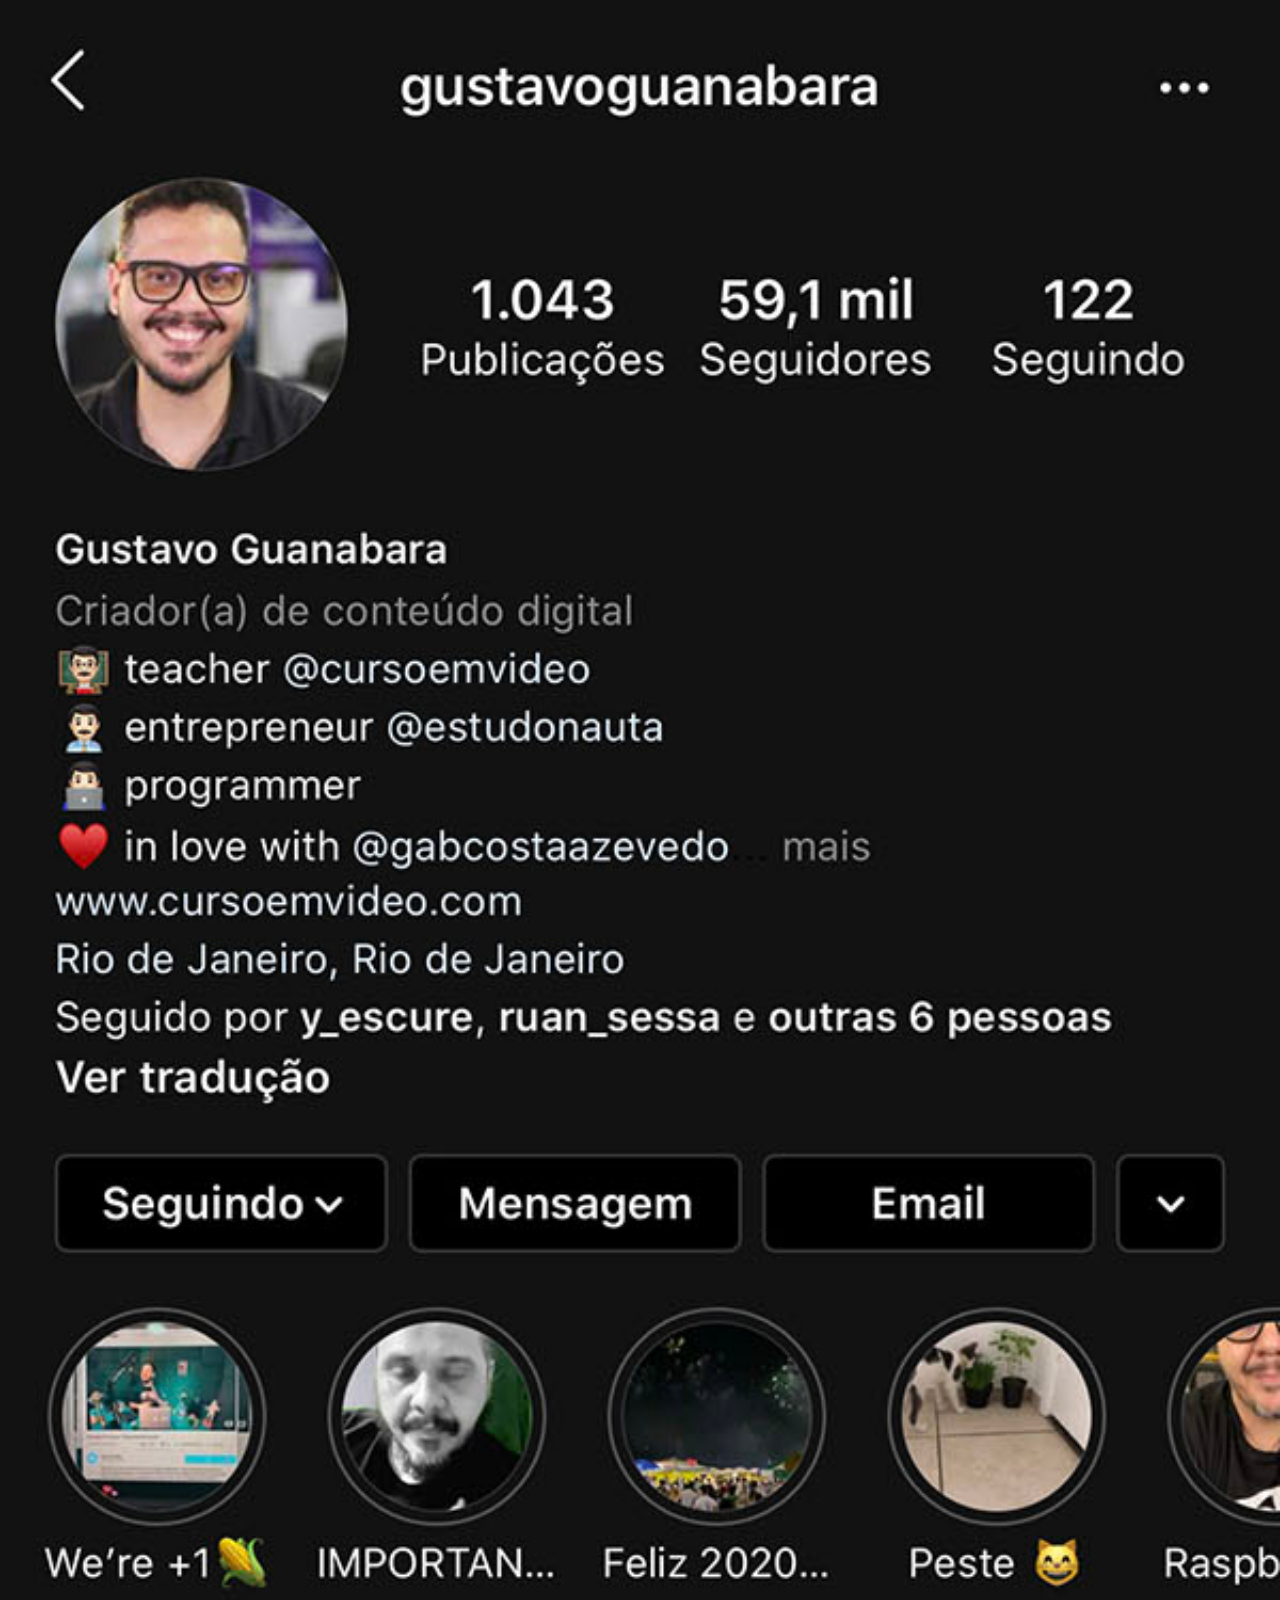
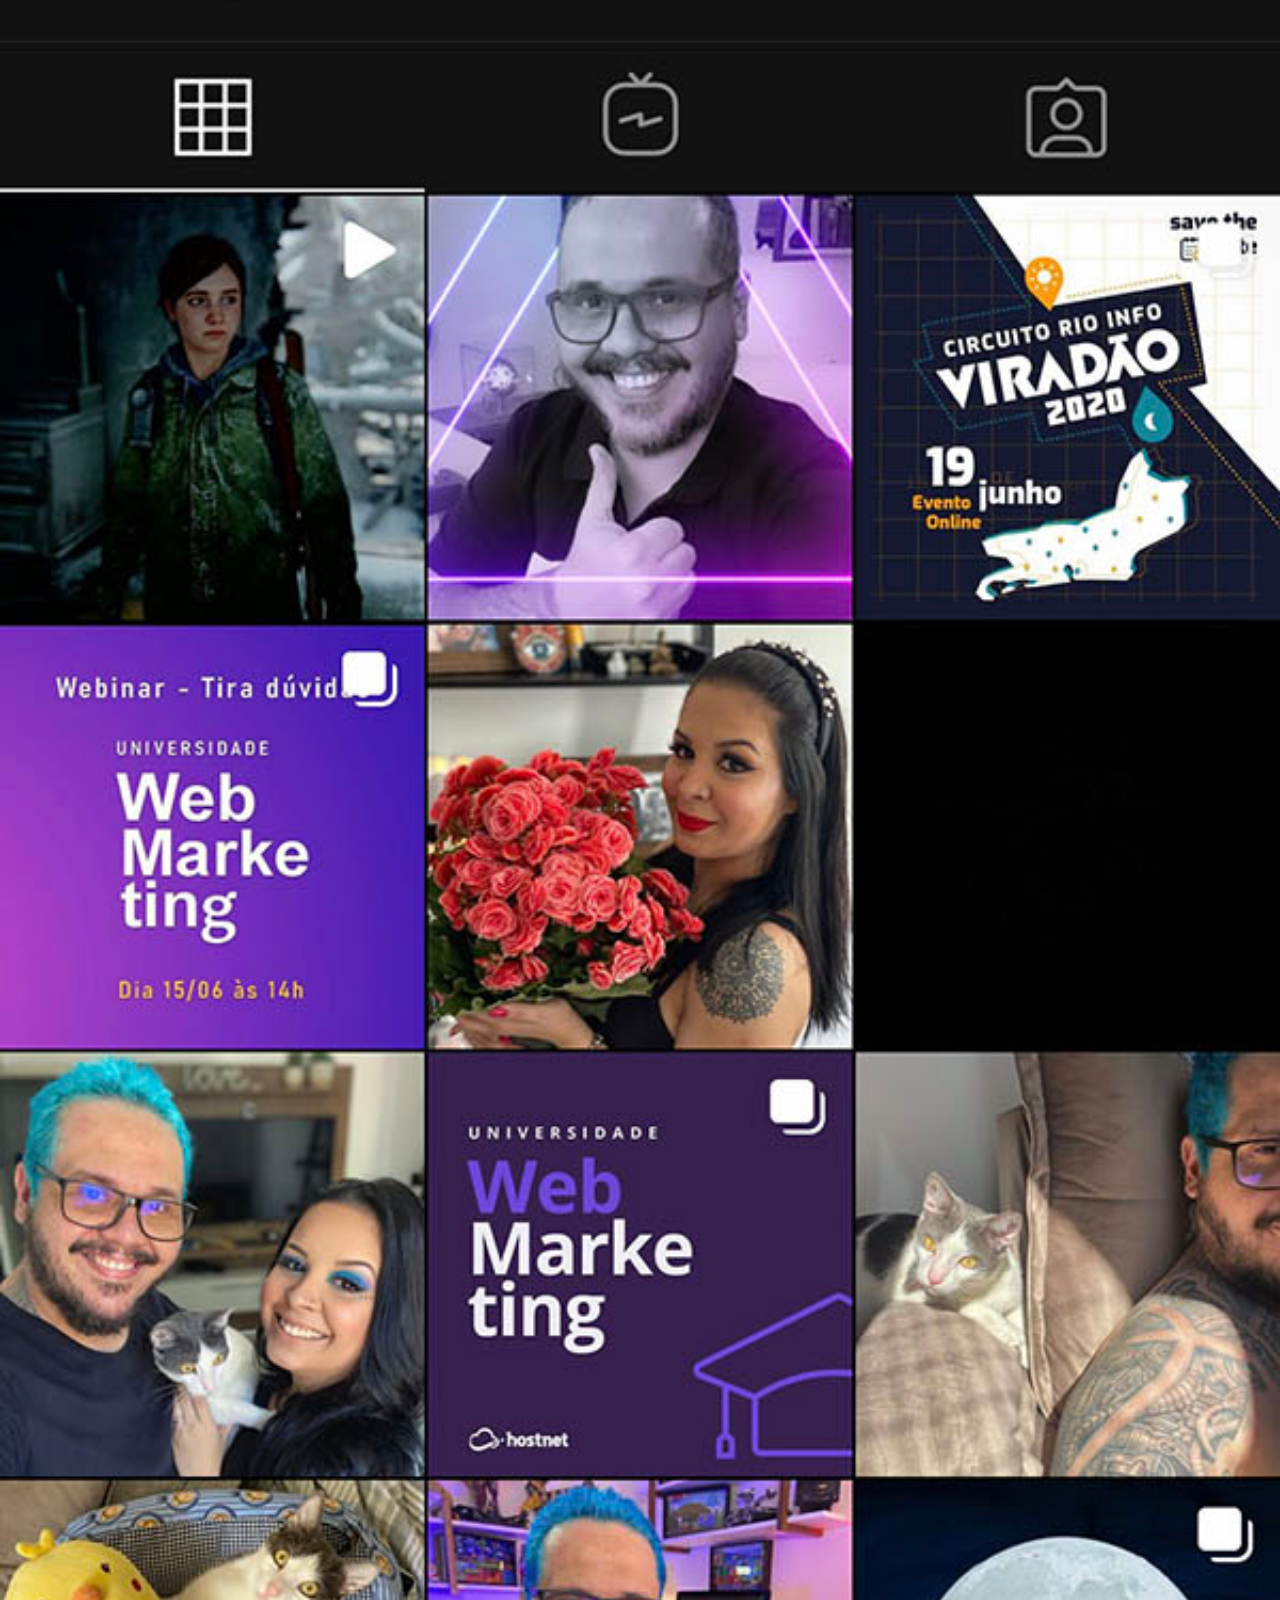
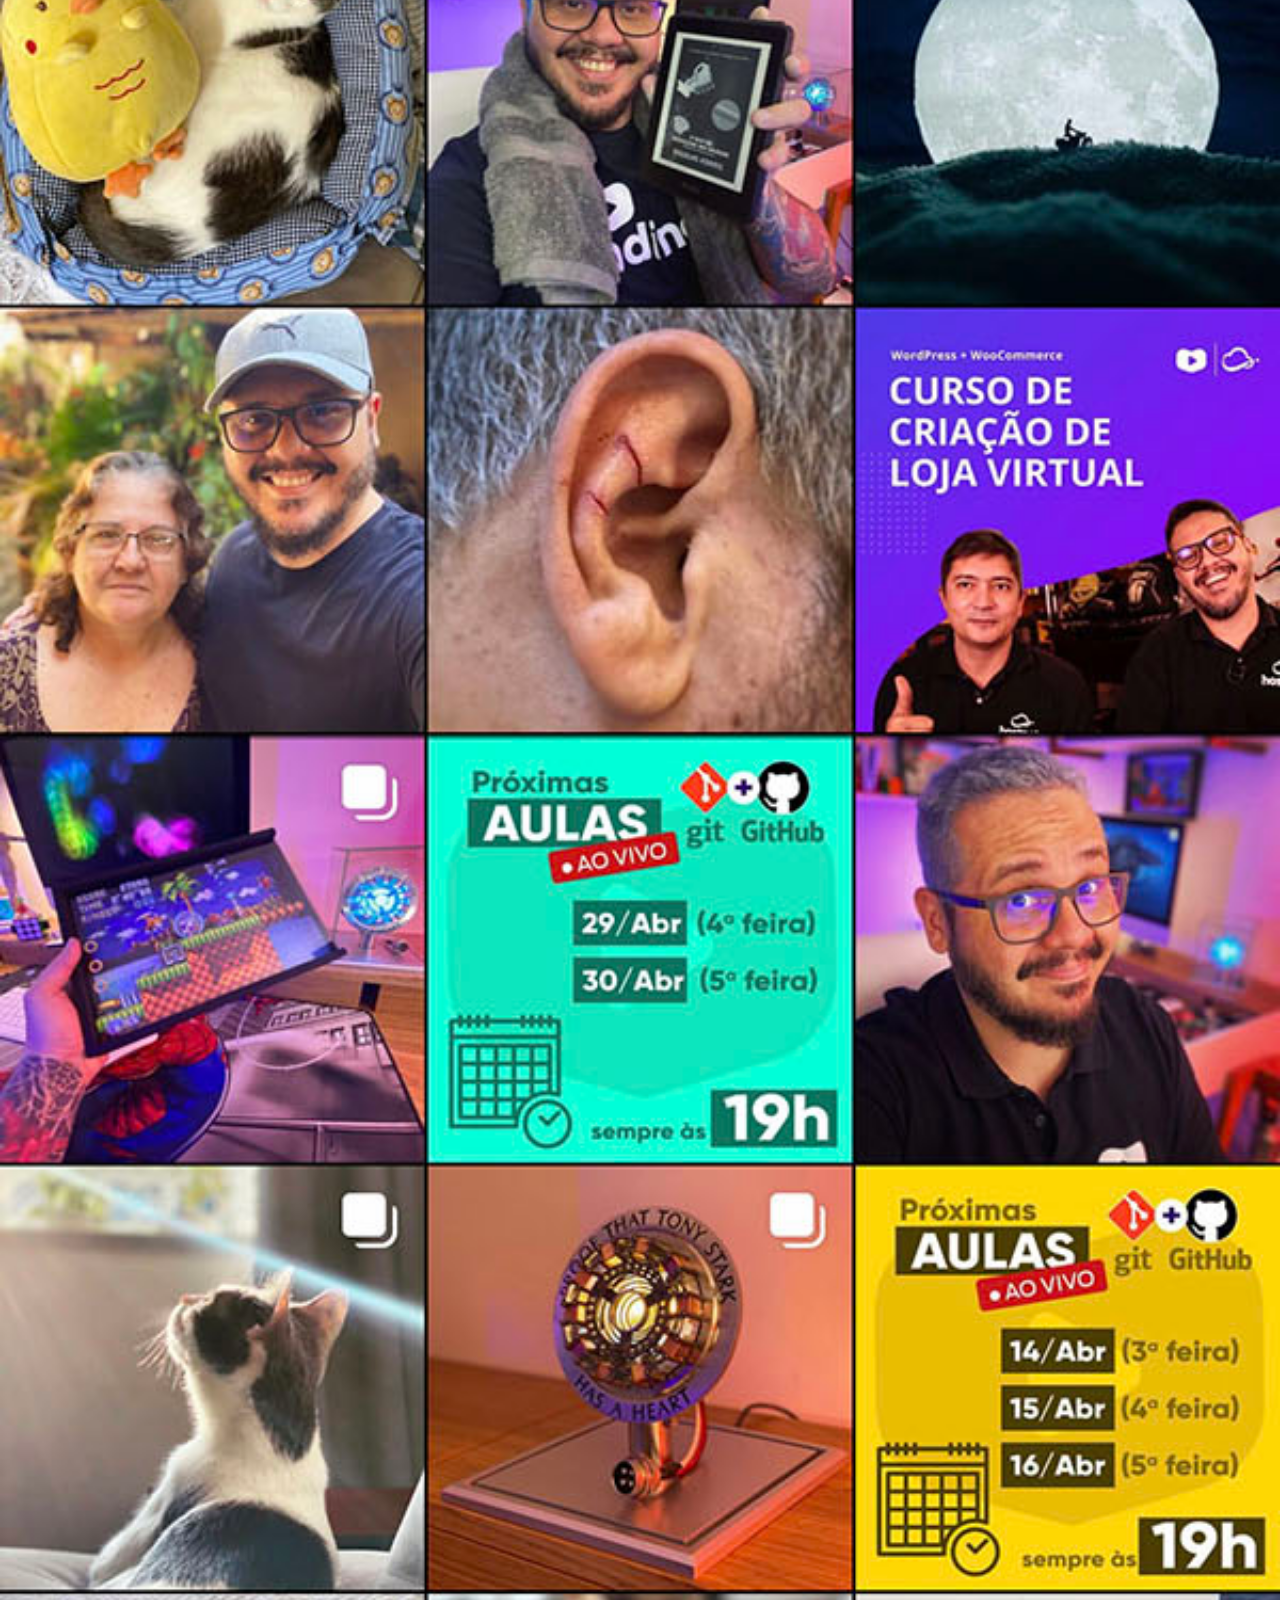
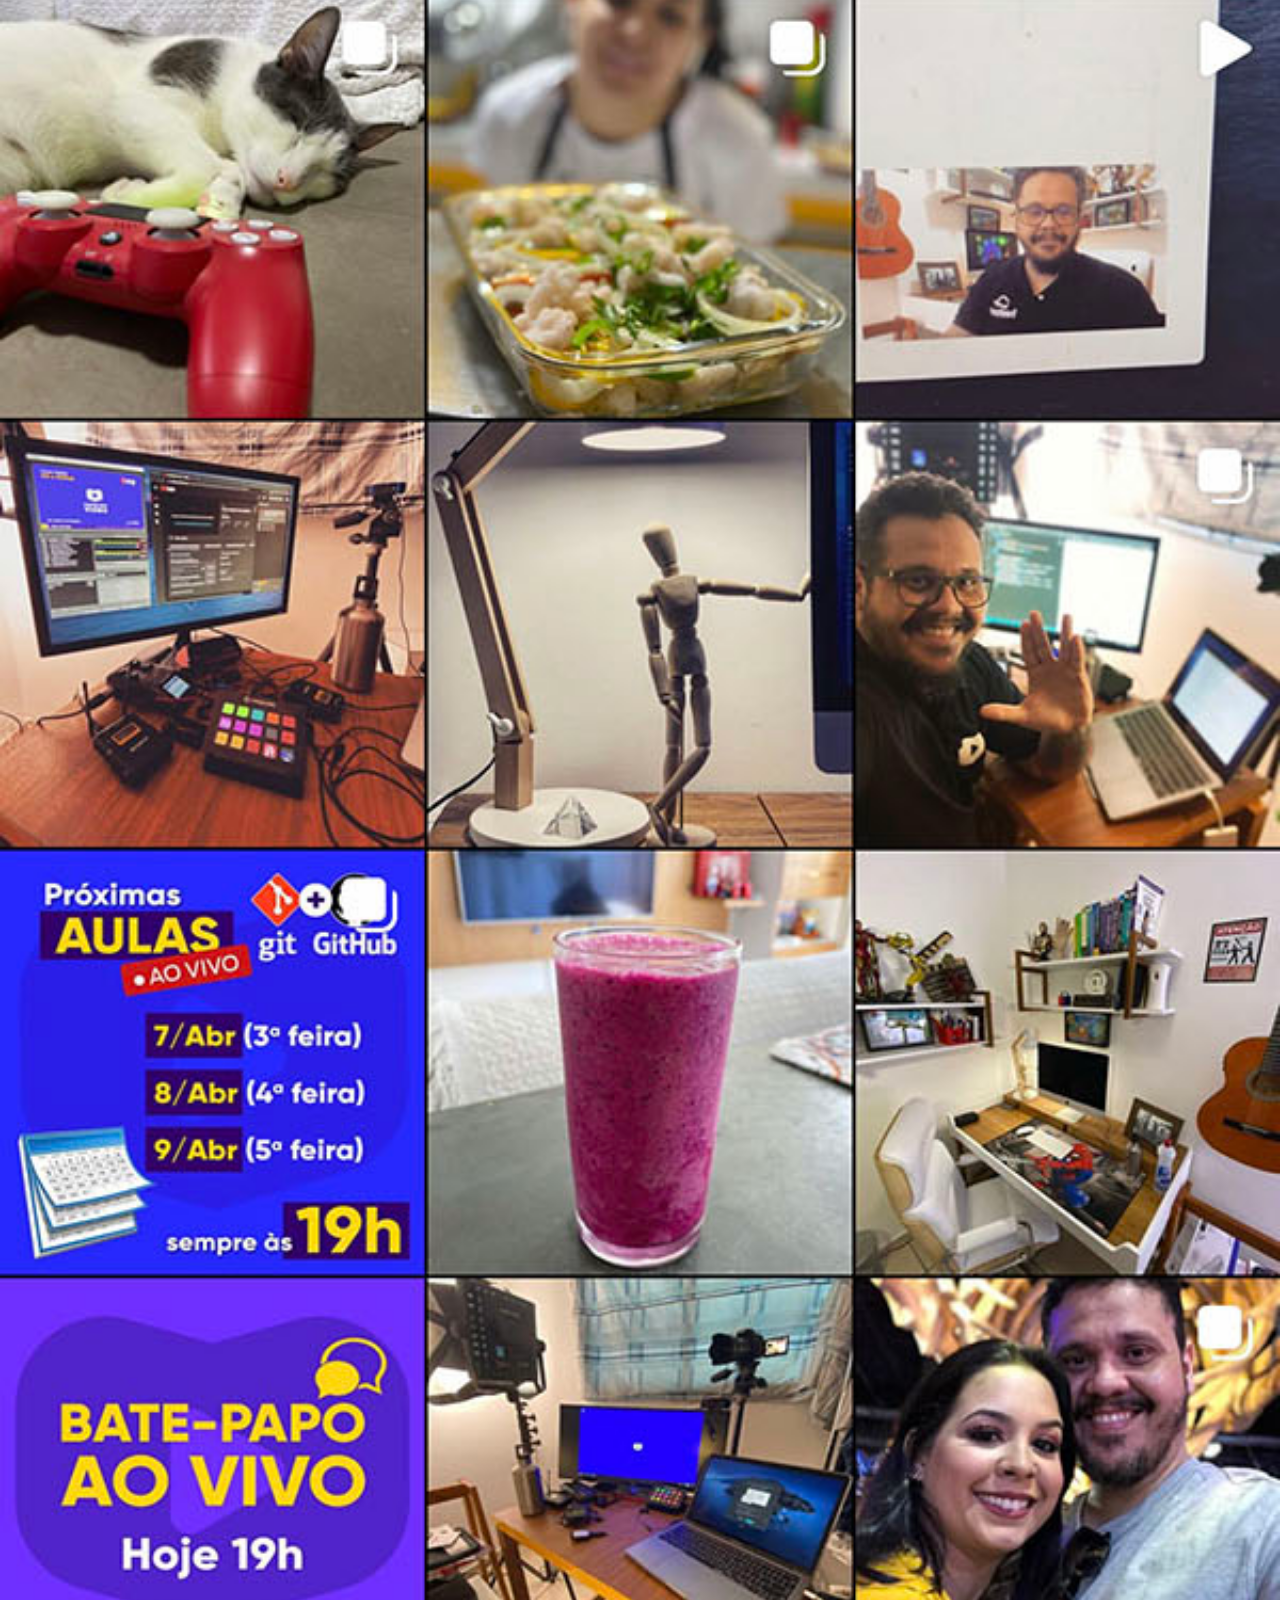
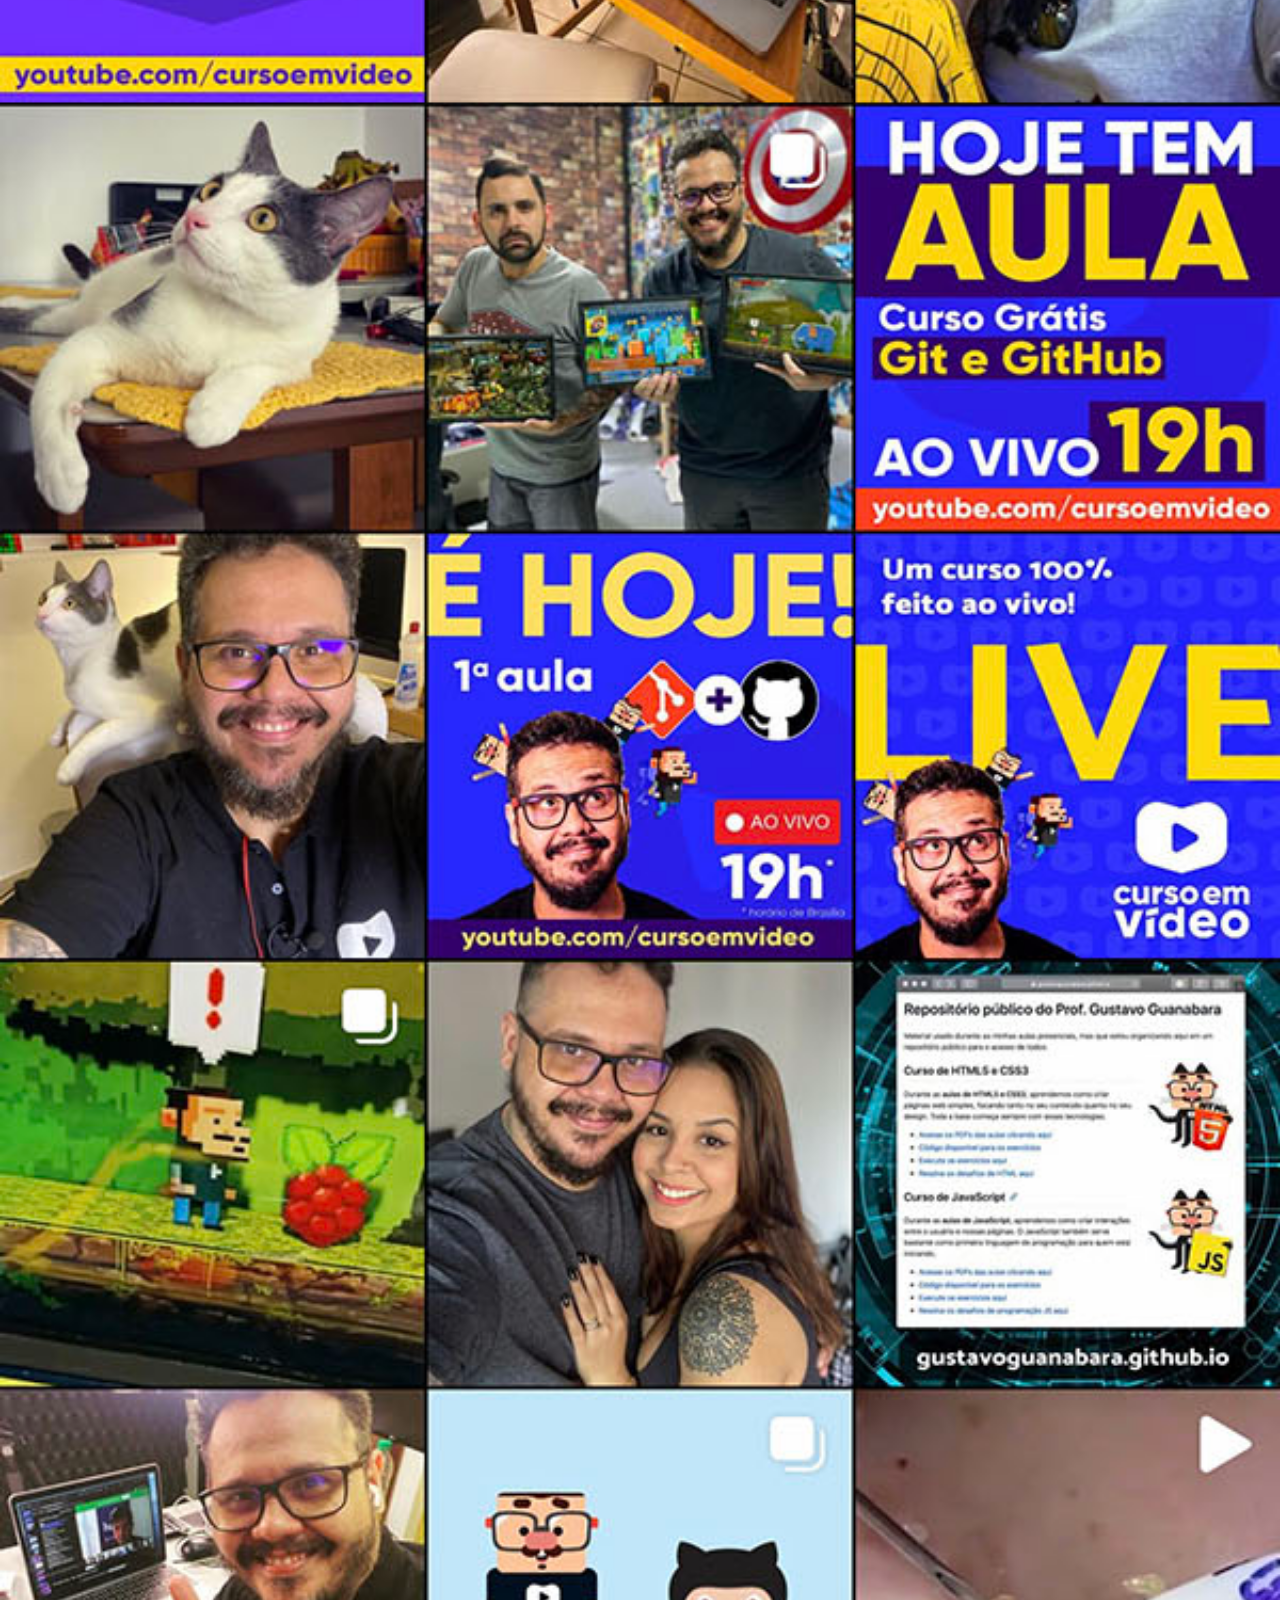
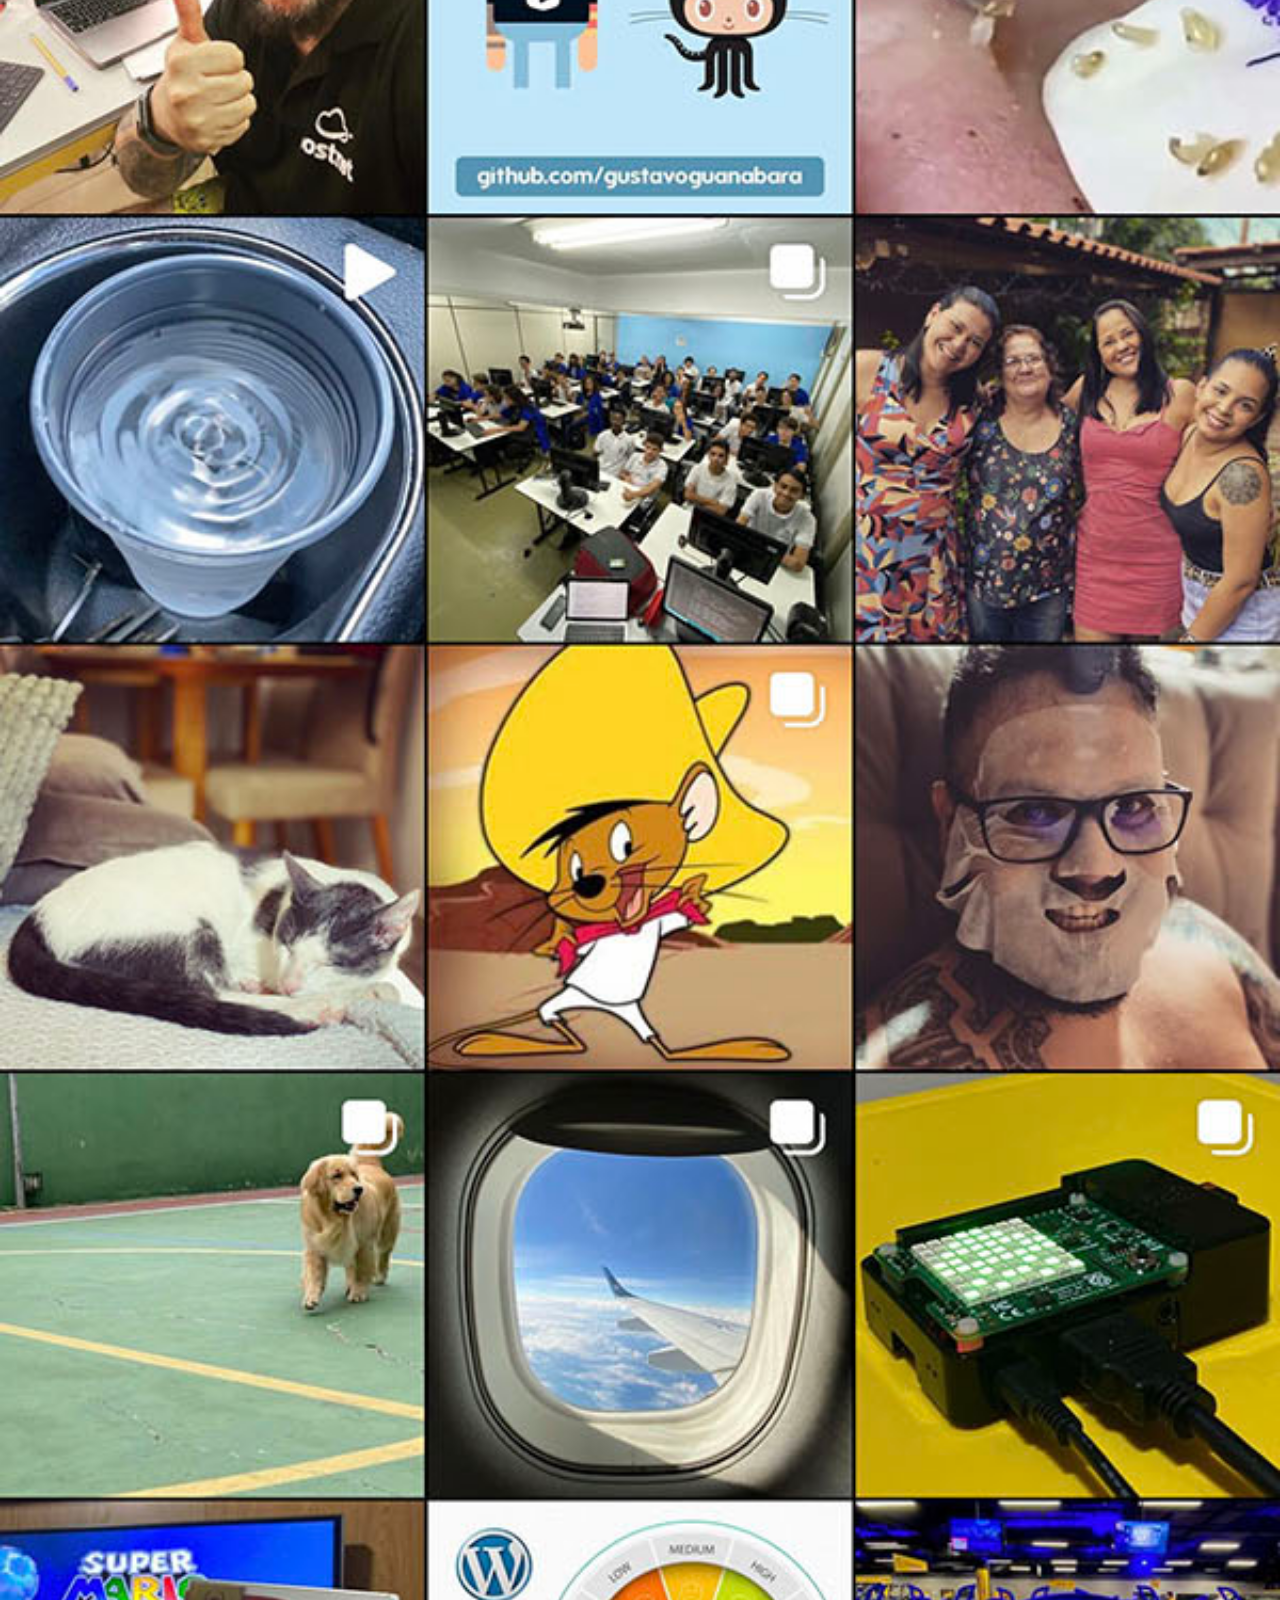
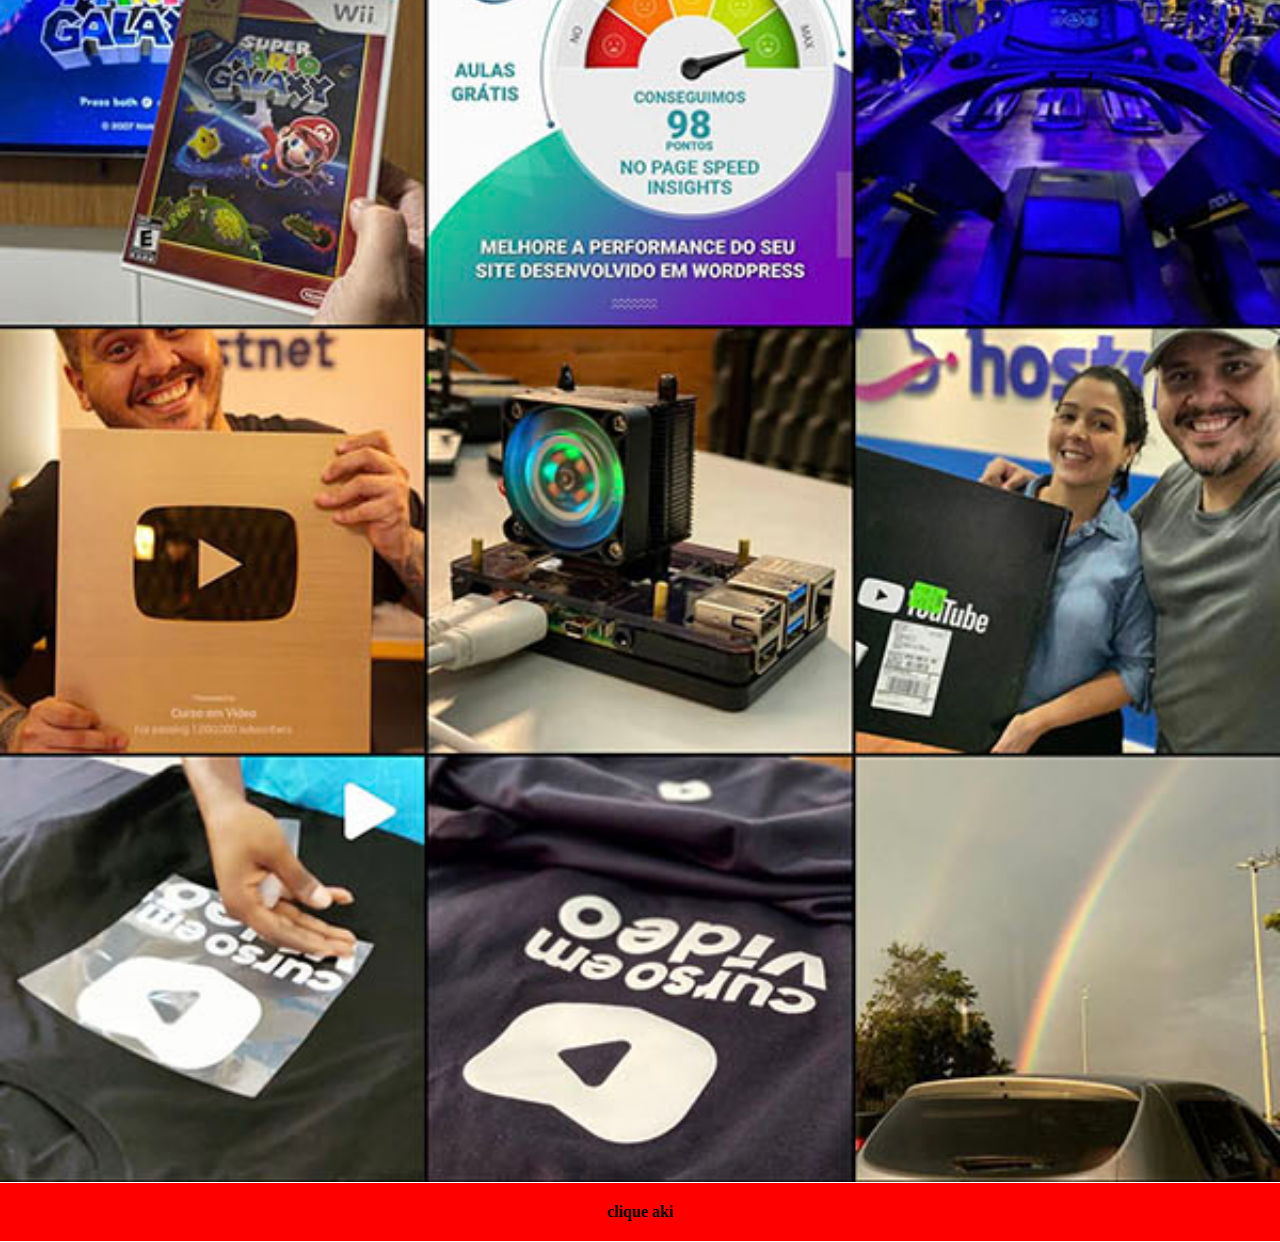
<file: instagram.html>
<!DOCTYPE html>
<html lang="pt-br">
<head>
    <meta charset="UTF-8">
    <meta name="viewport" content="width=device-width, initial-scale=1.0">
    <title>Document</title>
    <style>
        *{
margin: 0px;
padding: 0px;
}
img{
    
width: 100vw;
}
a{
    display: block;
    background-color: red;
    color: rgb(0, 0, 0);
    text-align: center;
    padding: 20px;
    font-weight: bolder;
    text-decoration: none;
    margin:-3px -15px 1px
}

    </style>
</head>
<body>
    <img src="imagens/tela-instagram.jpg" alt="instagram">
    <a href="https://www.instagram.com/gustavoguanabara/" target="_blank"> clique aki</a>
    
</body>
</html>
</file>
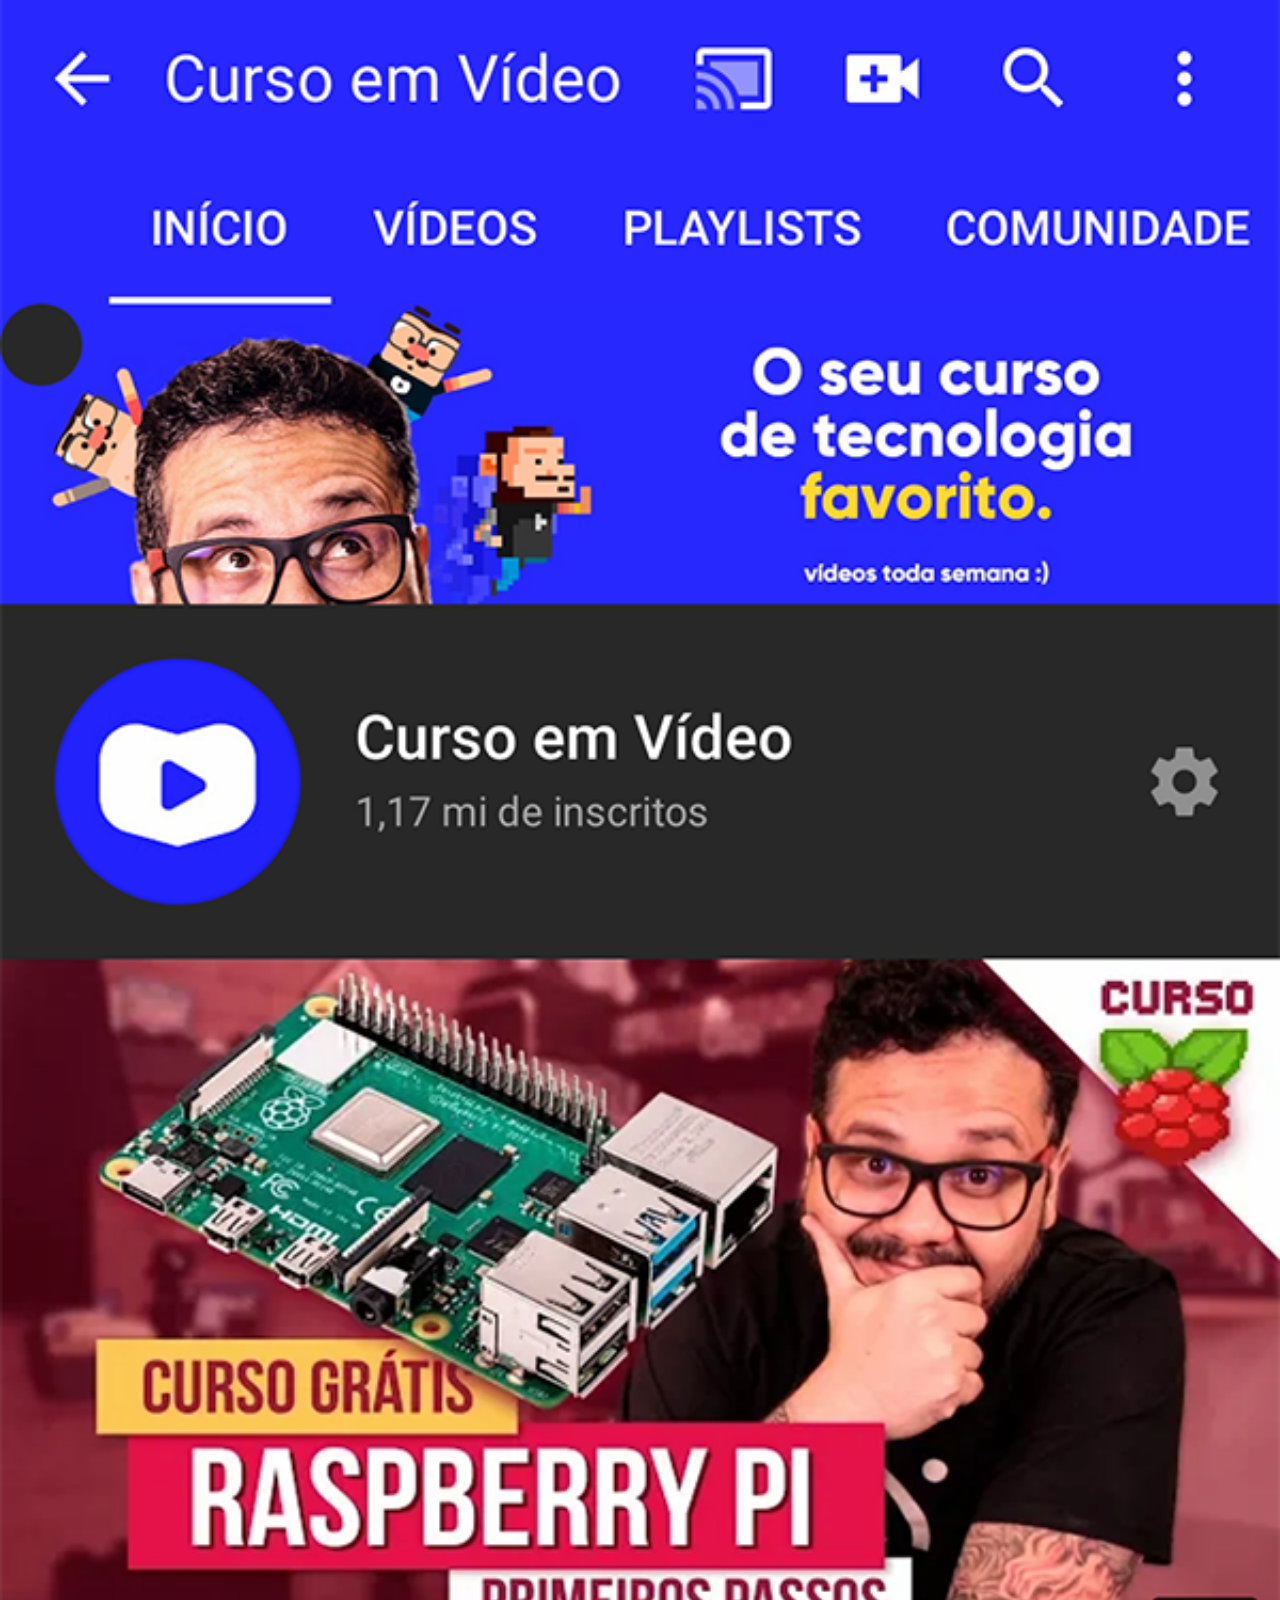
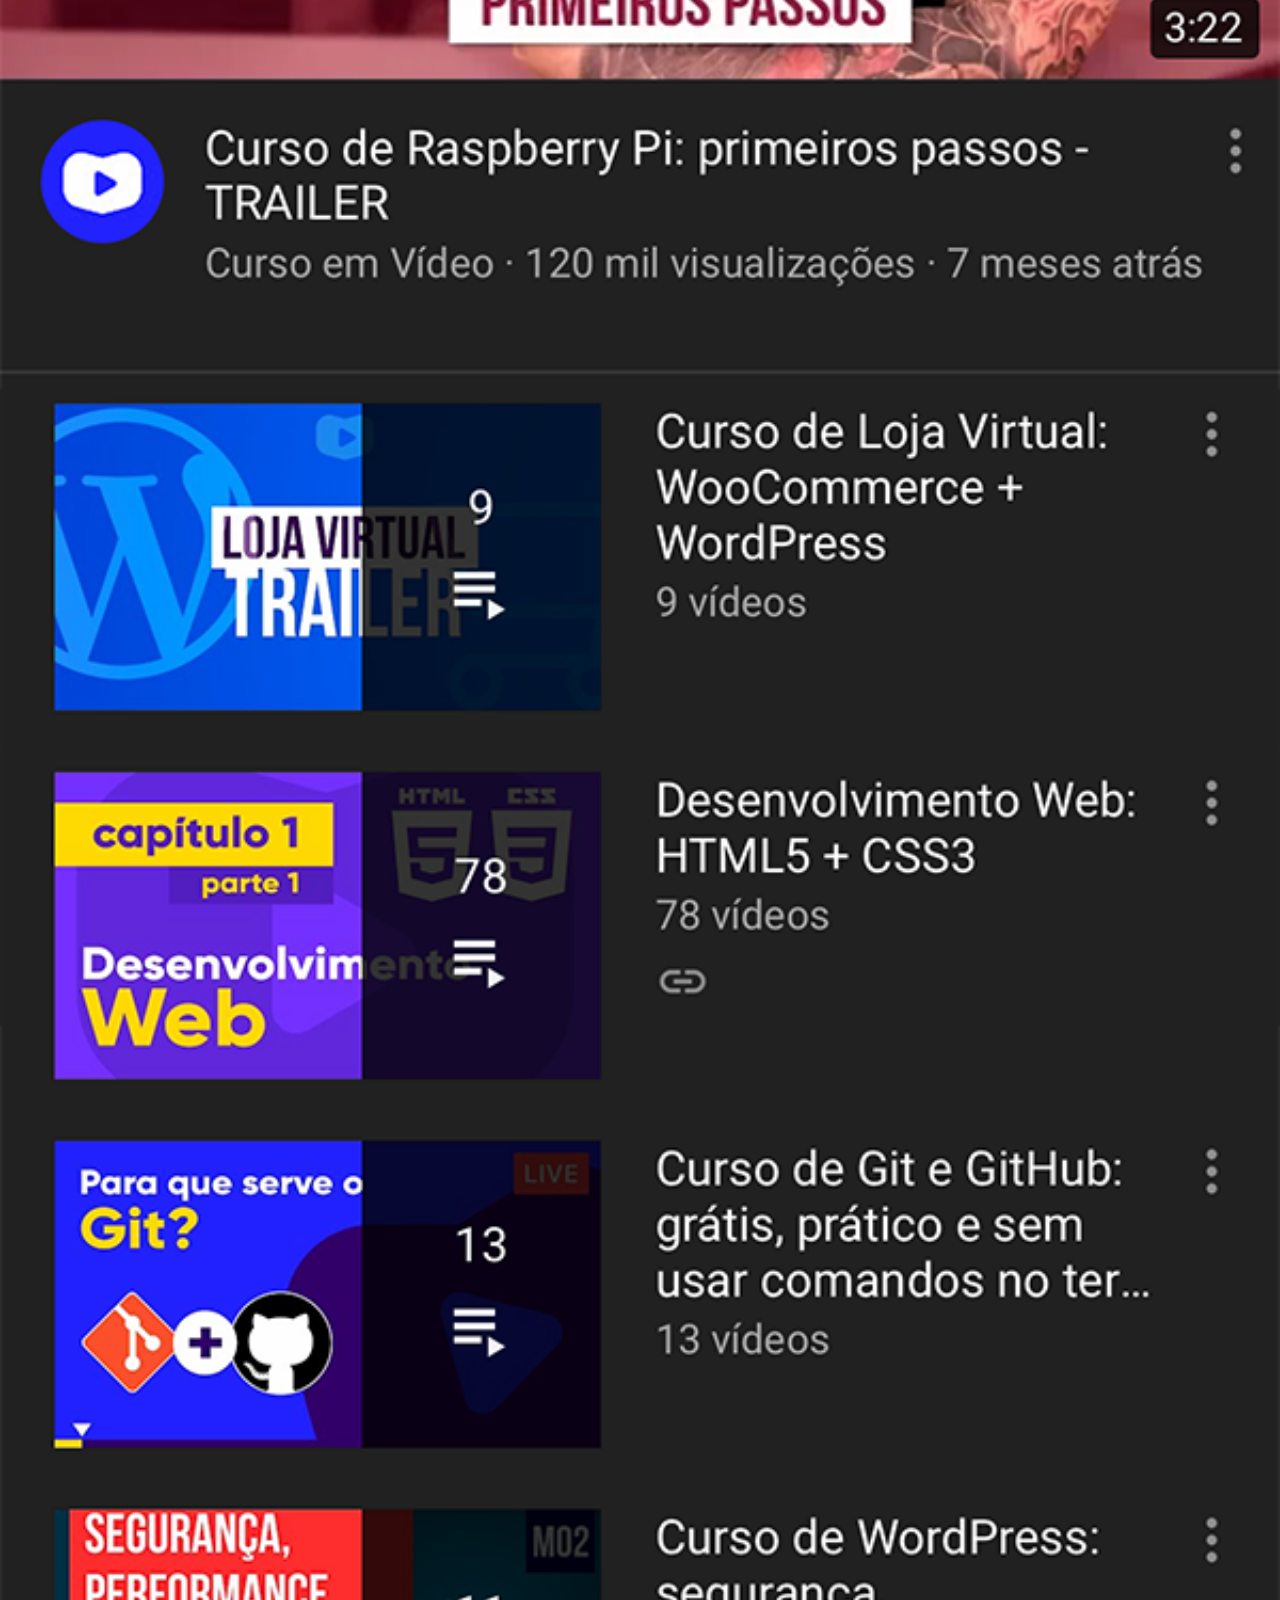
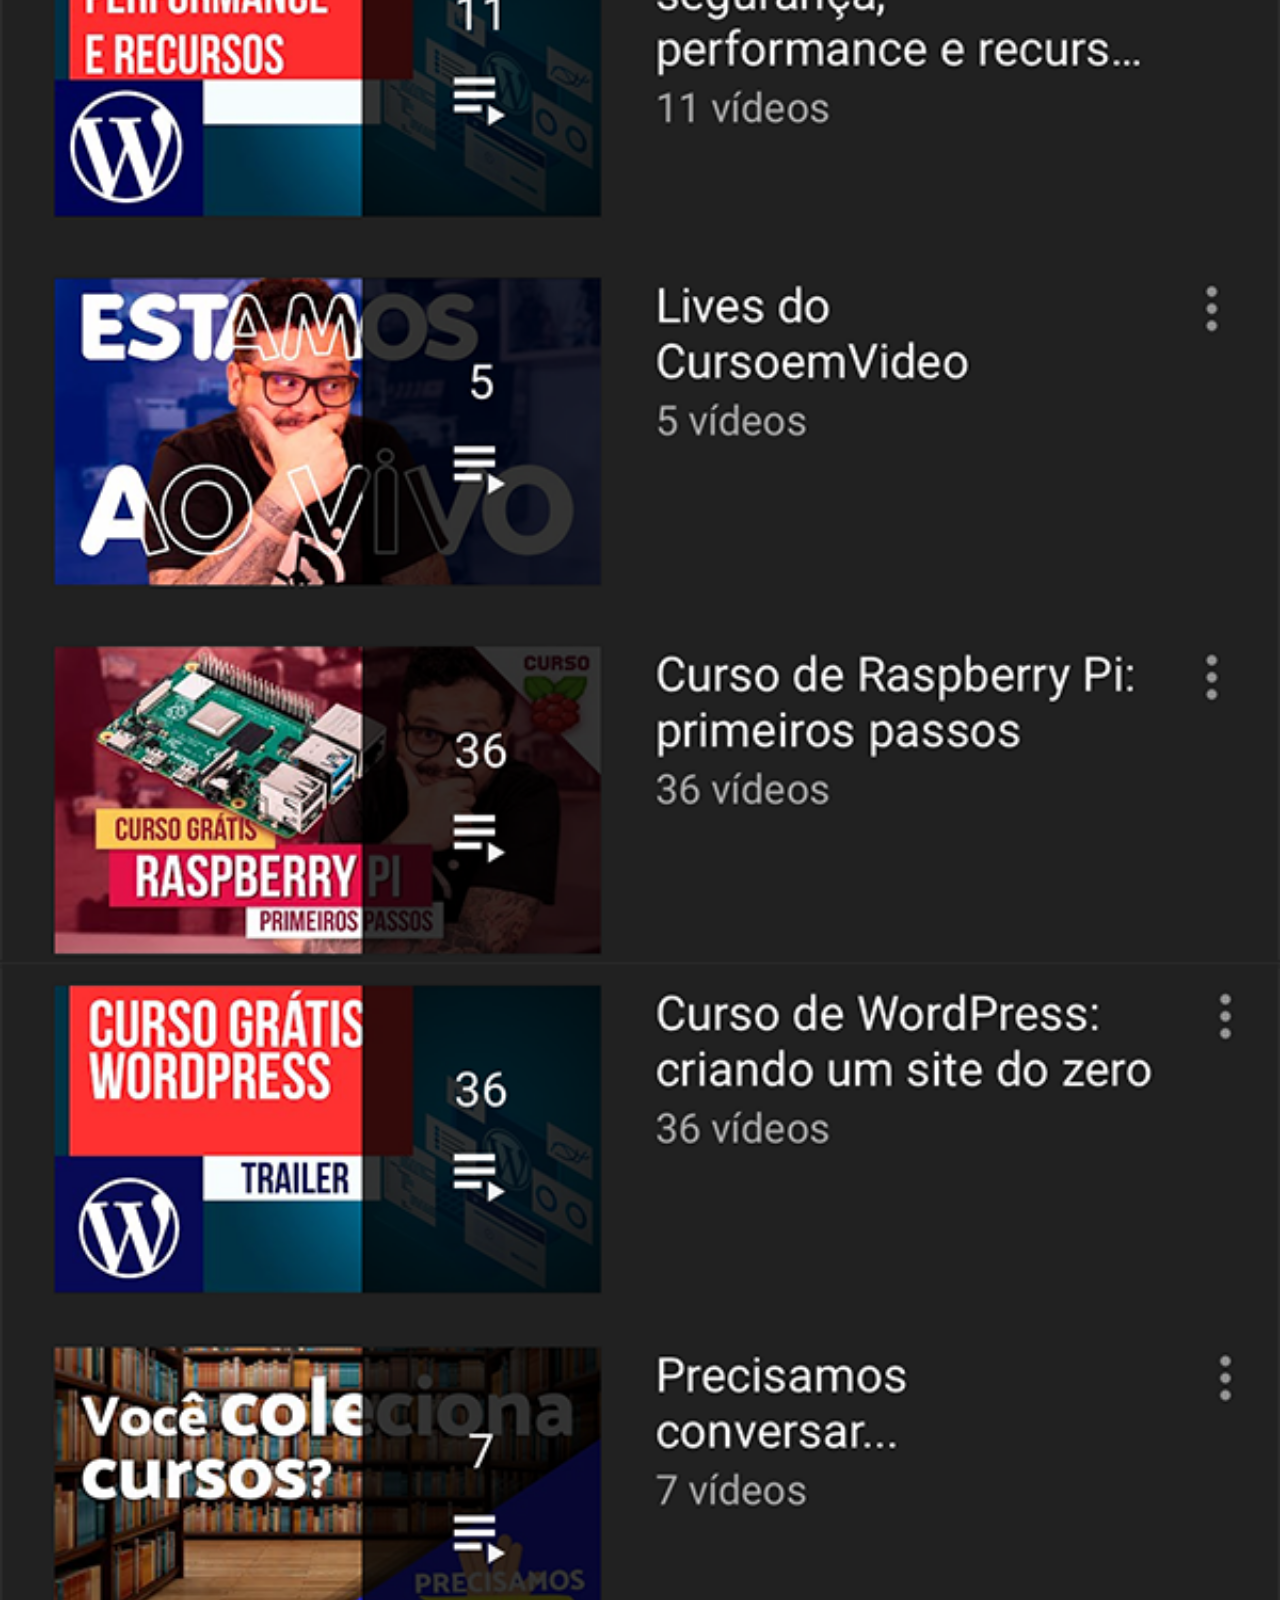
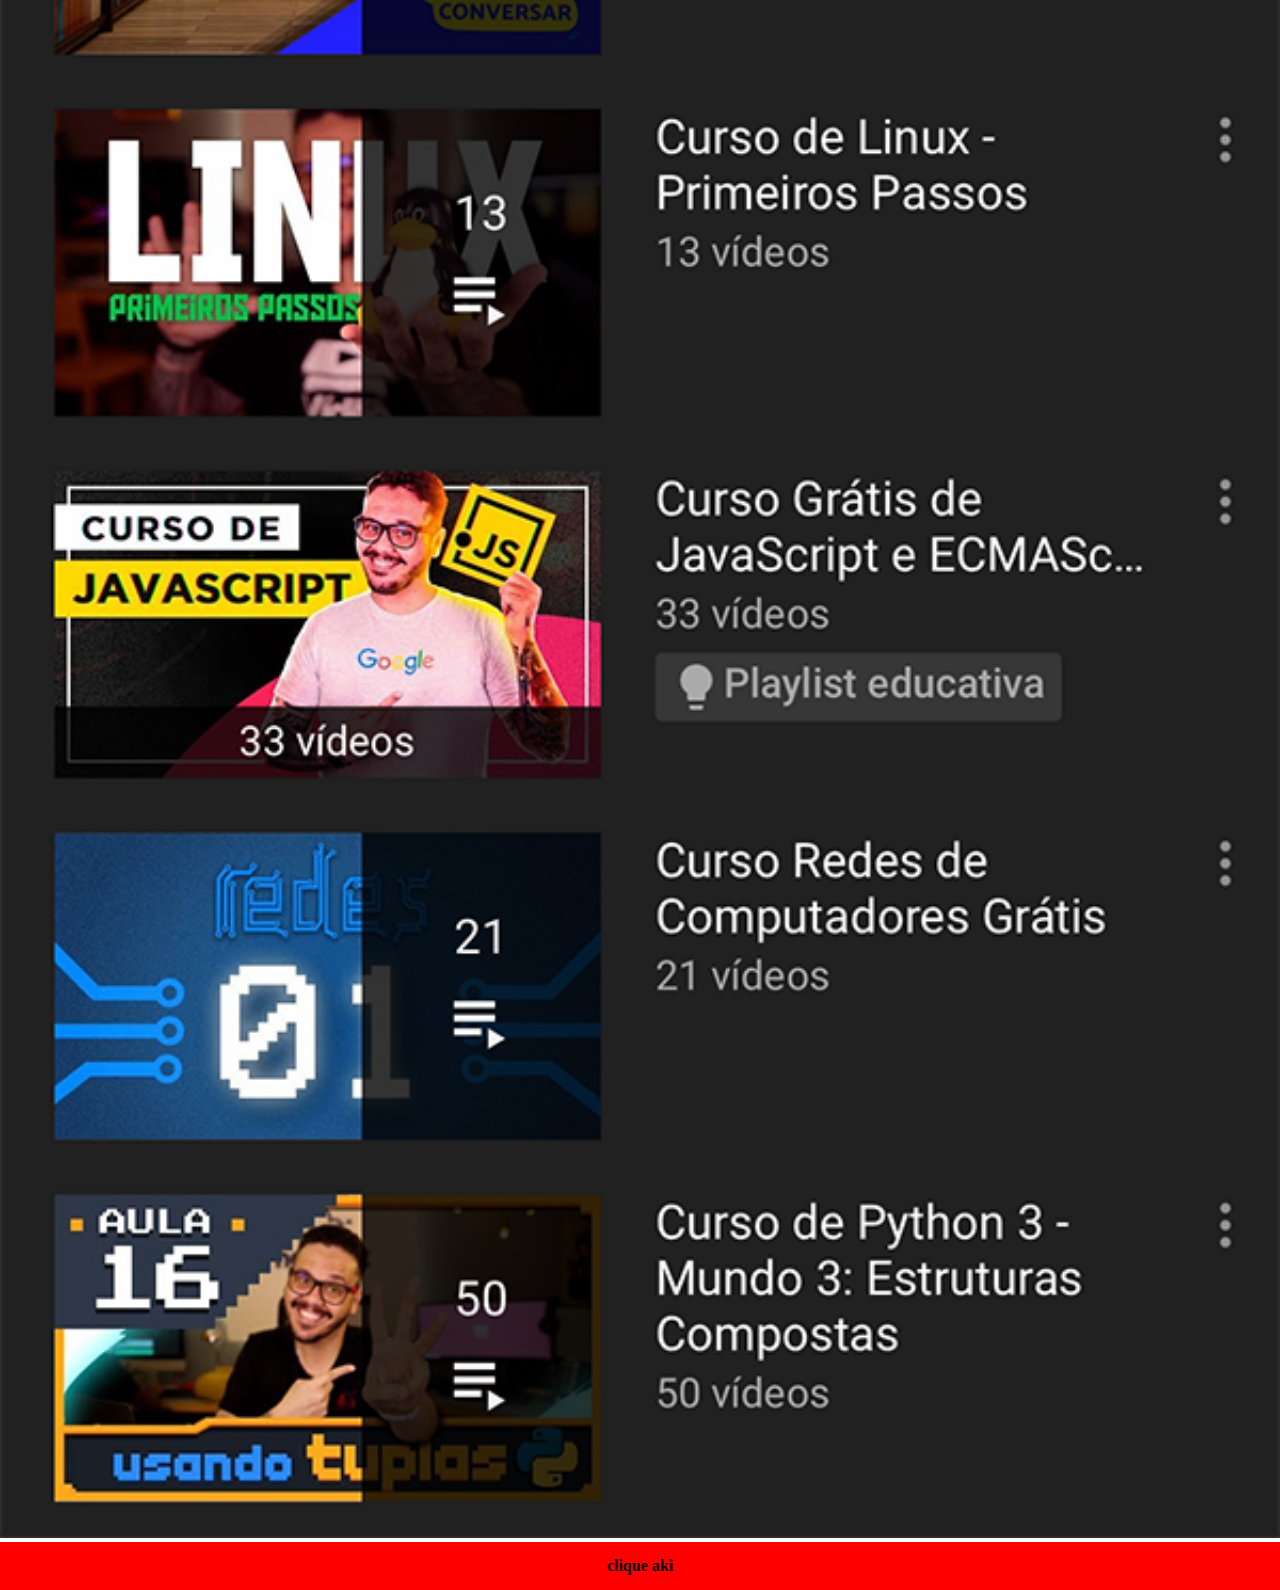
<file: link.html>
<!DOCTYPE html>
<html lang="pt-br">
<head>
    <meta charset="UTF-8">
    <meta name="viewport" content="width=device-width, initial-scale=1.0">
    <title>links</title>
    <link rel="stylesheet" href="estilos/social.css">
 
</head>
<body>
    <img src="imagens/tela-youtube.png" alt="youtube">
    <a href="https://www.youtube.com/@CursoemVideo" target="_blank">clique aki</a>
</body>
</html>
</file>
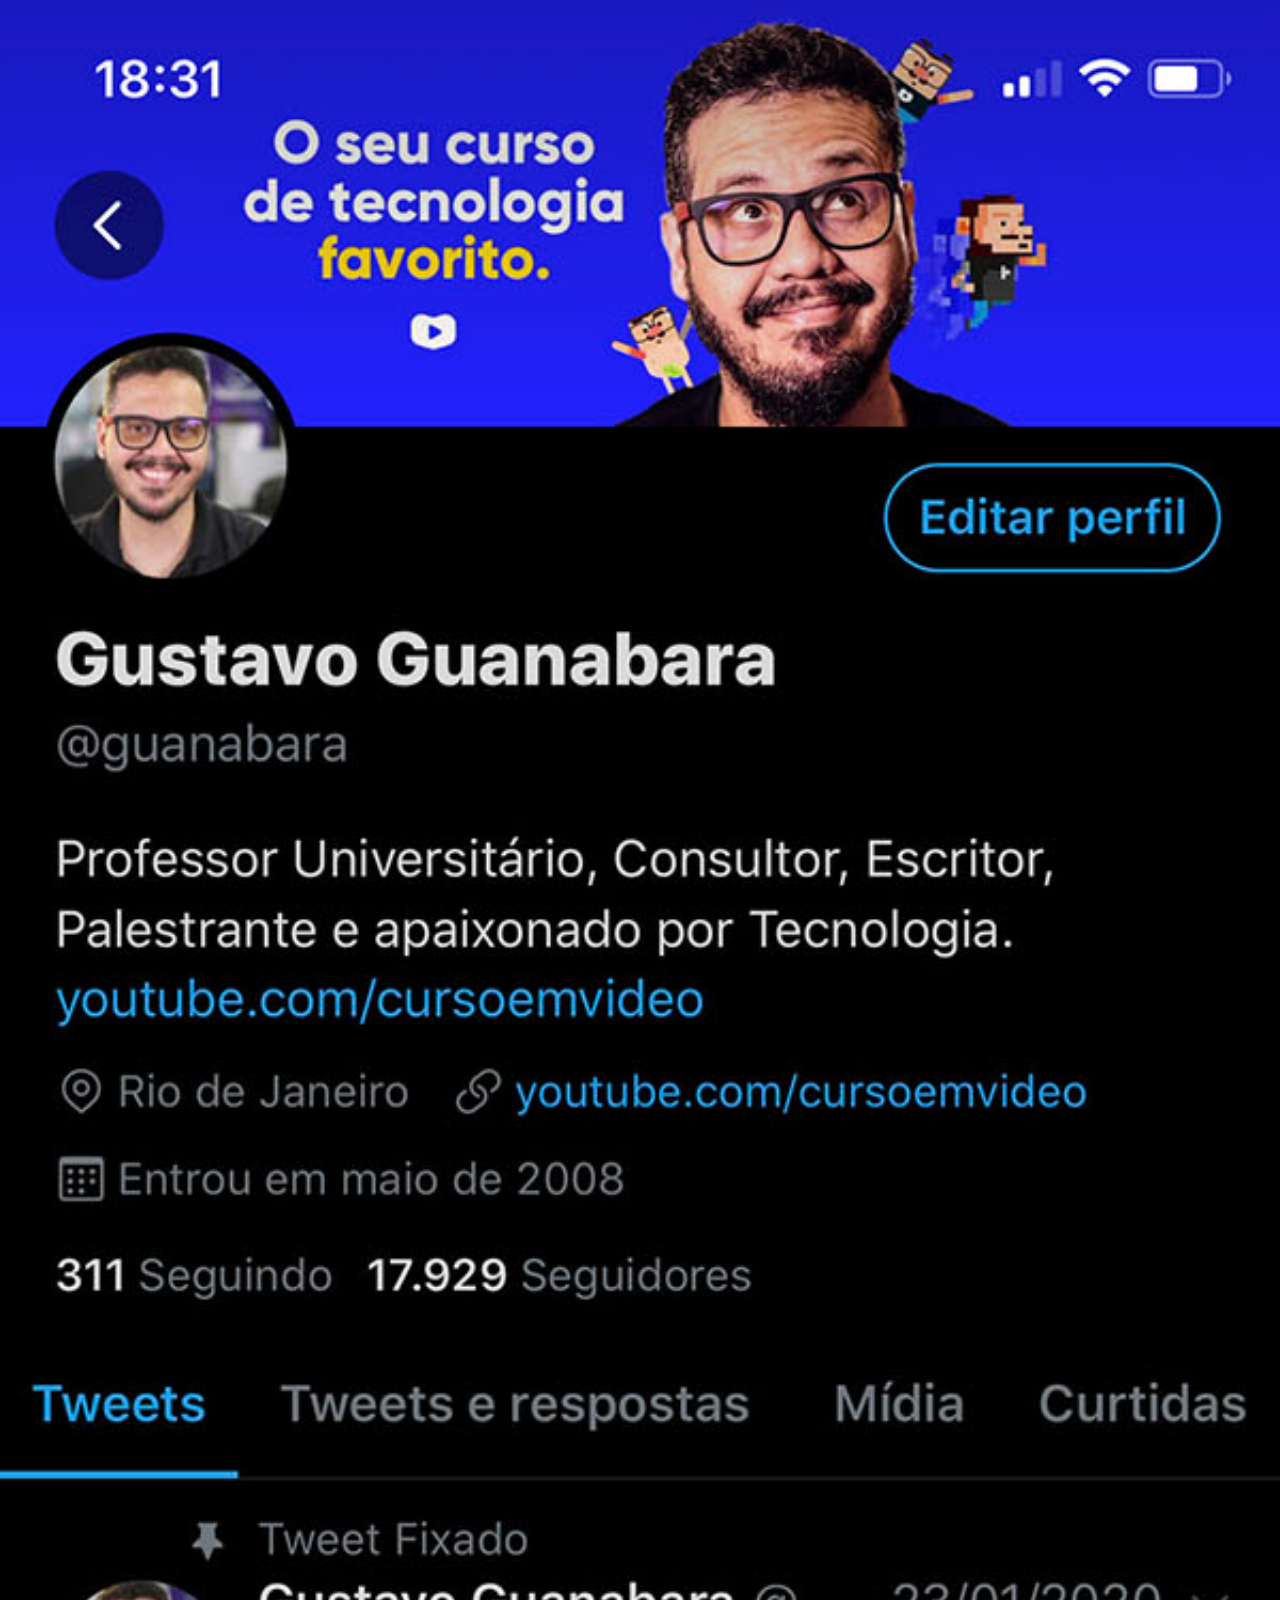
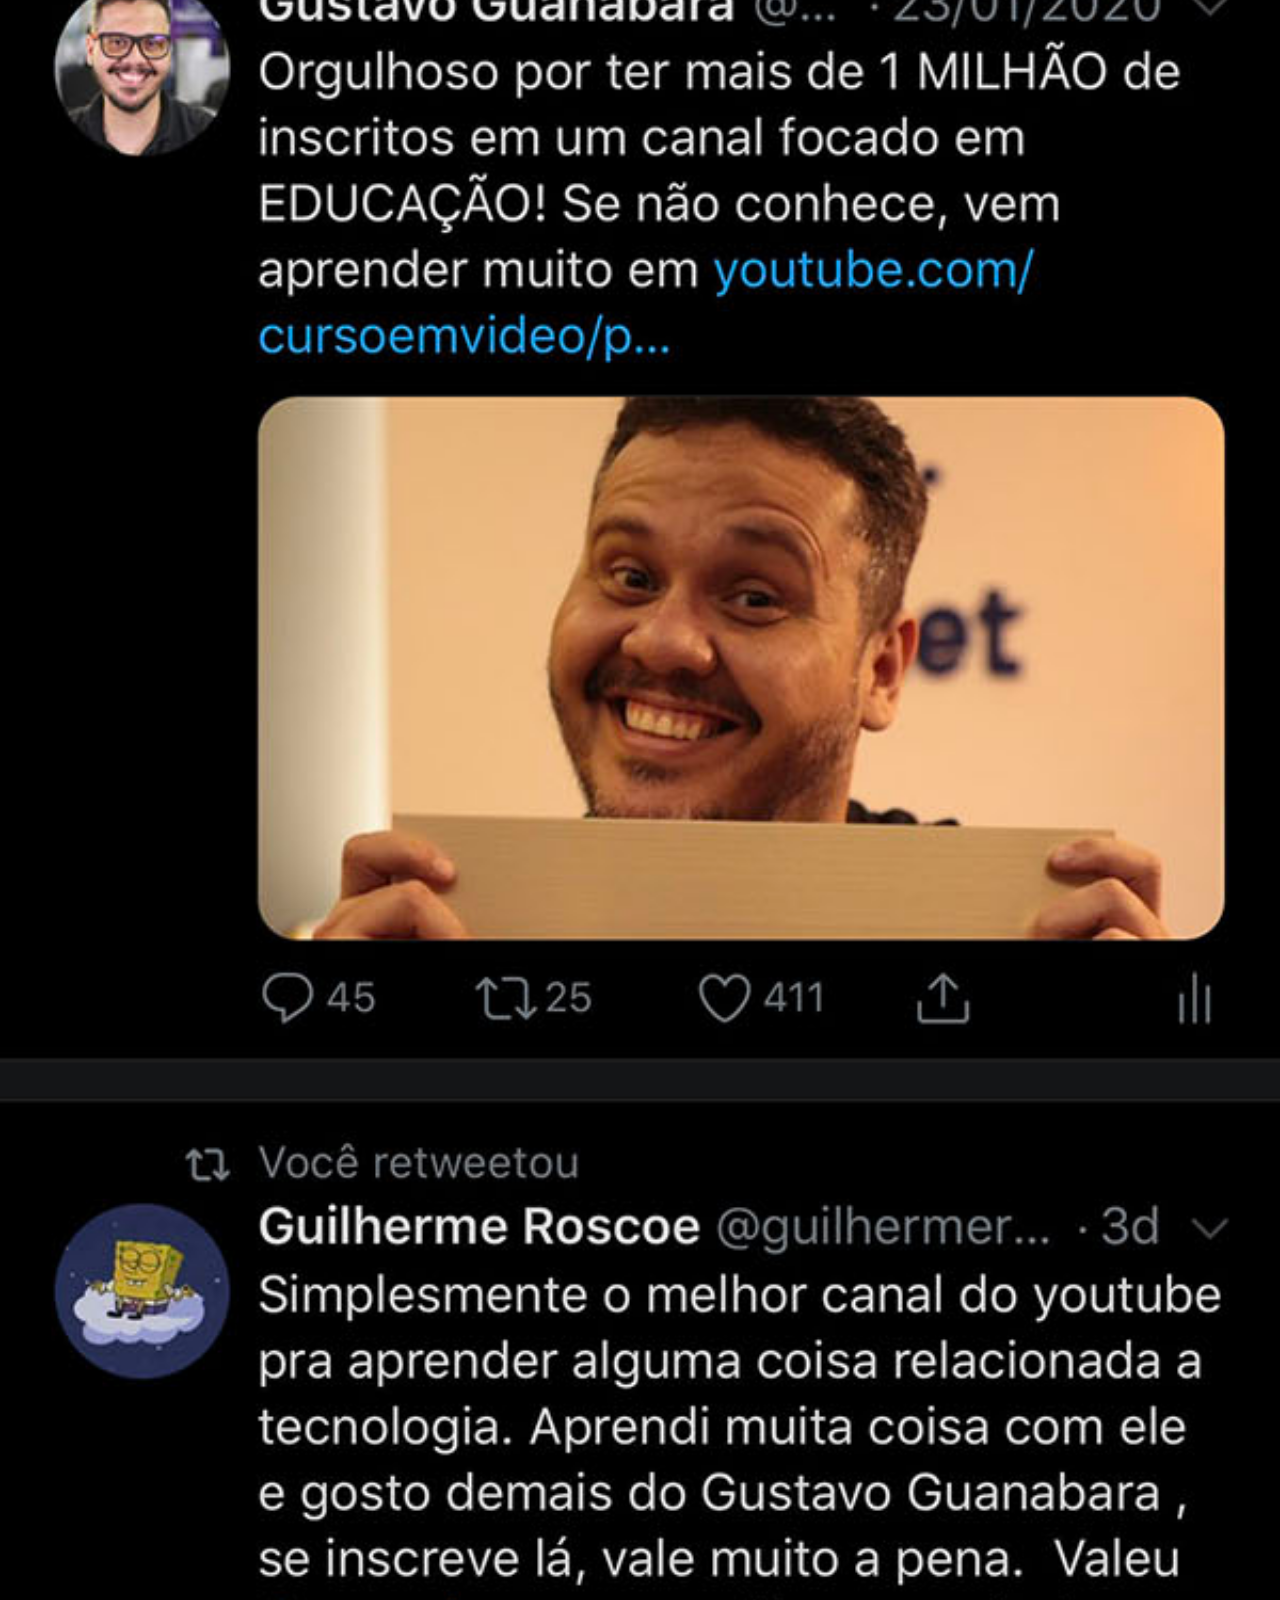
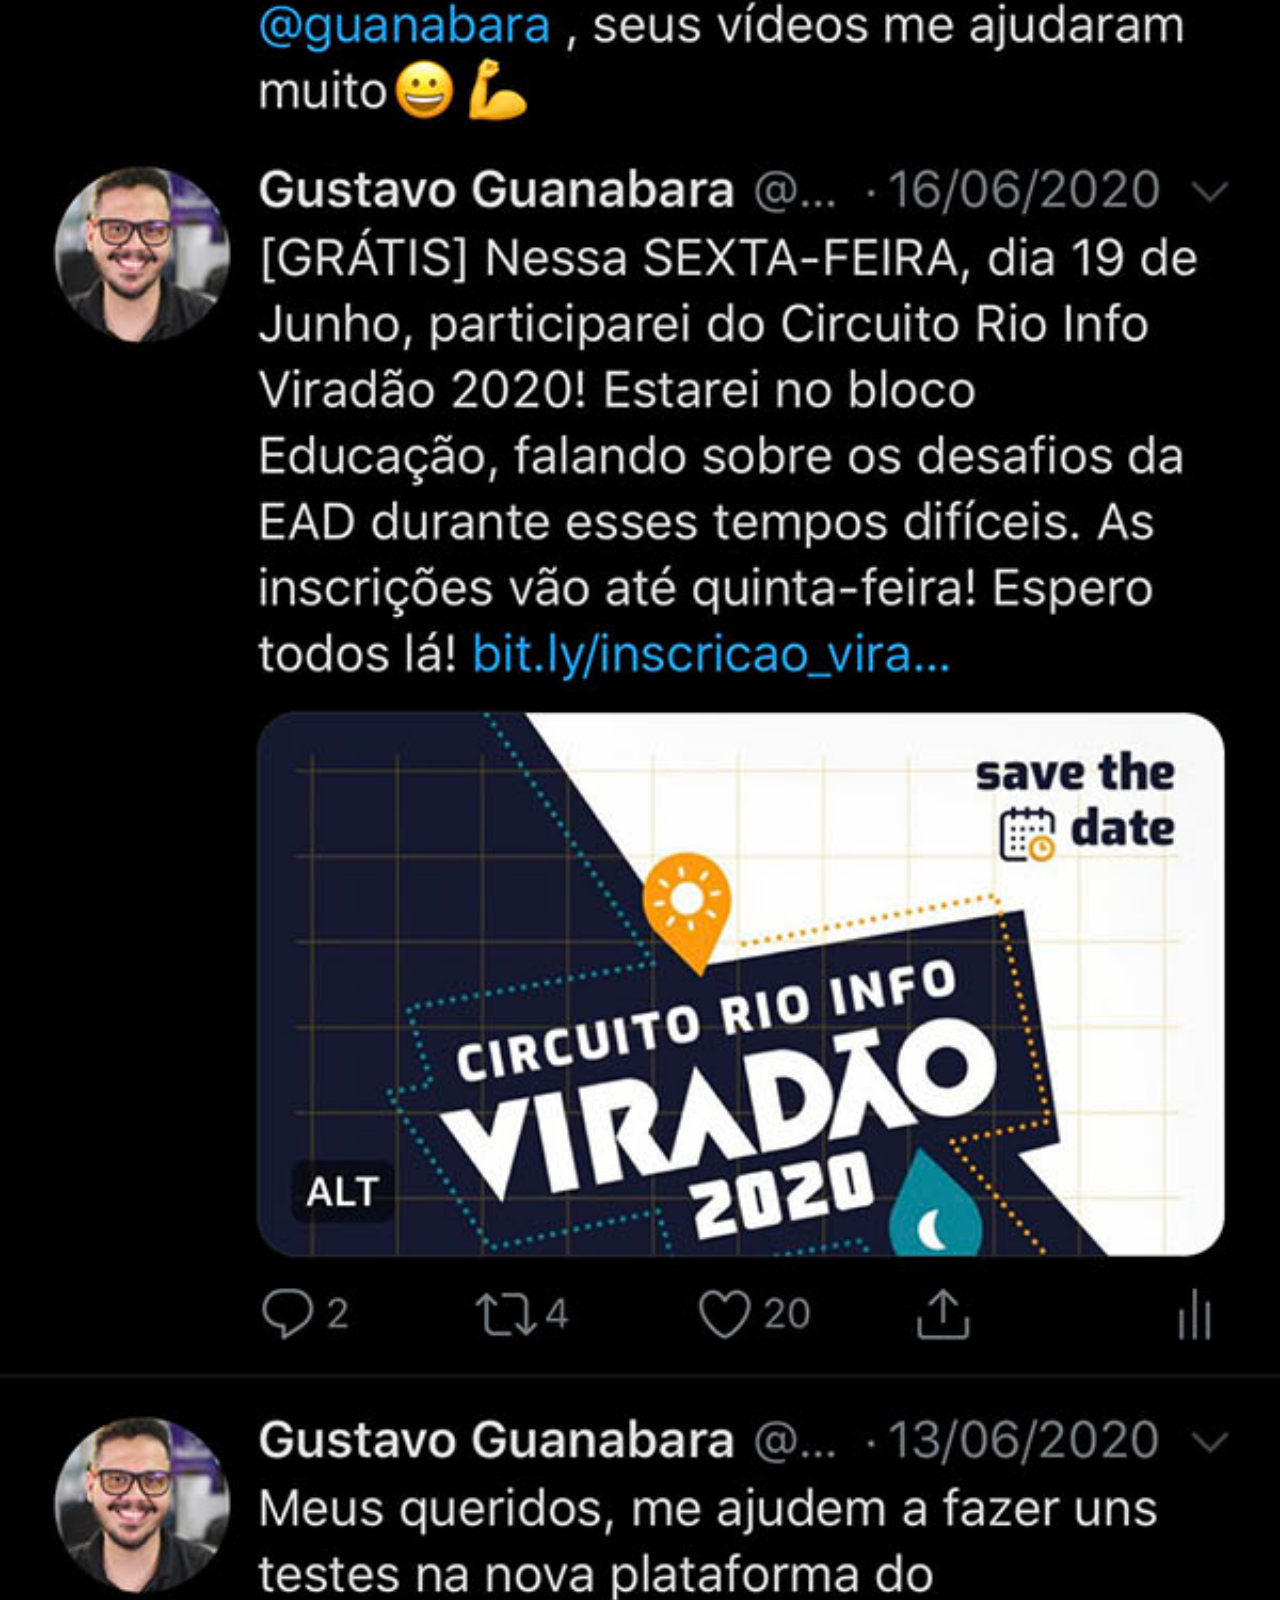
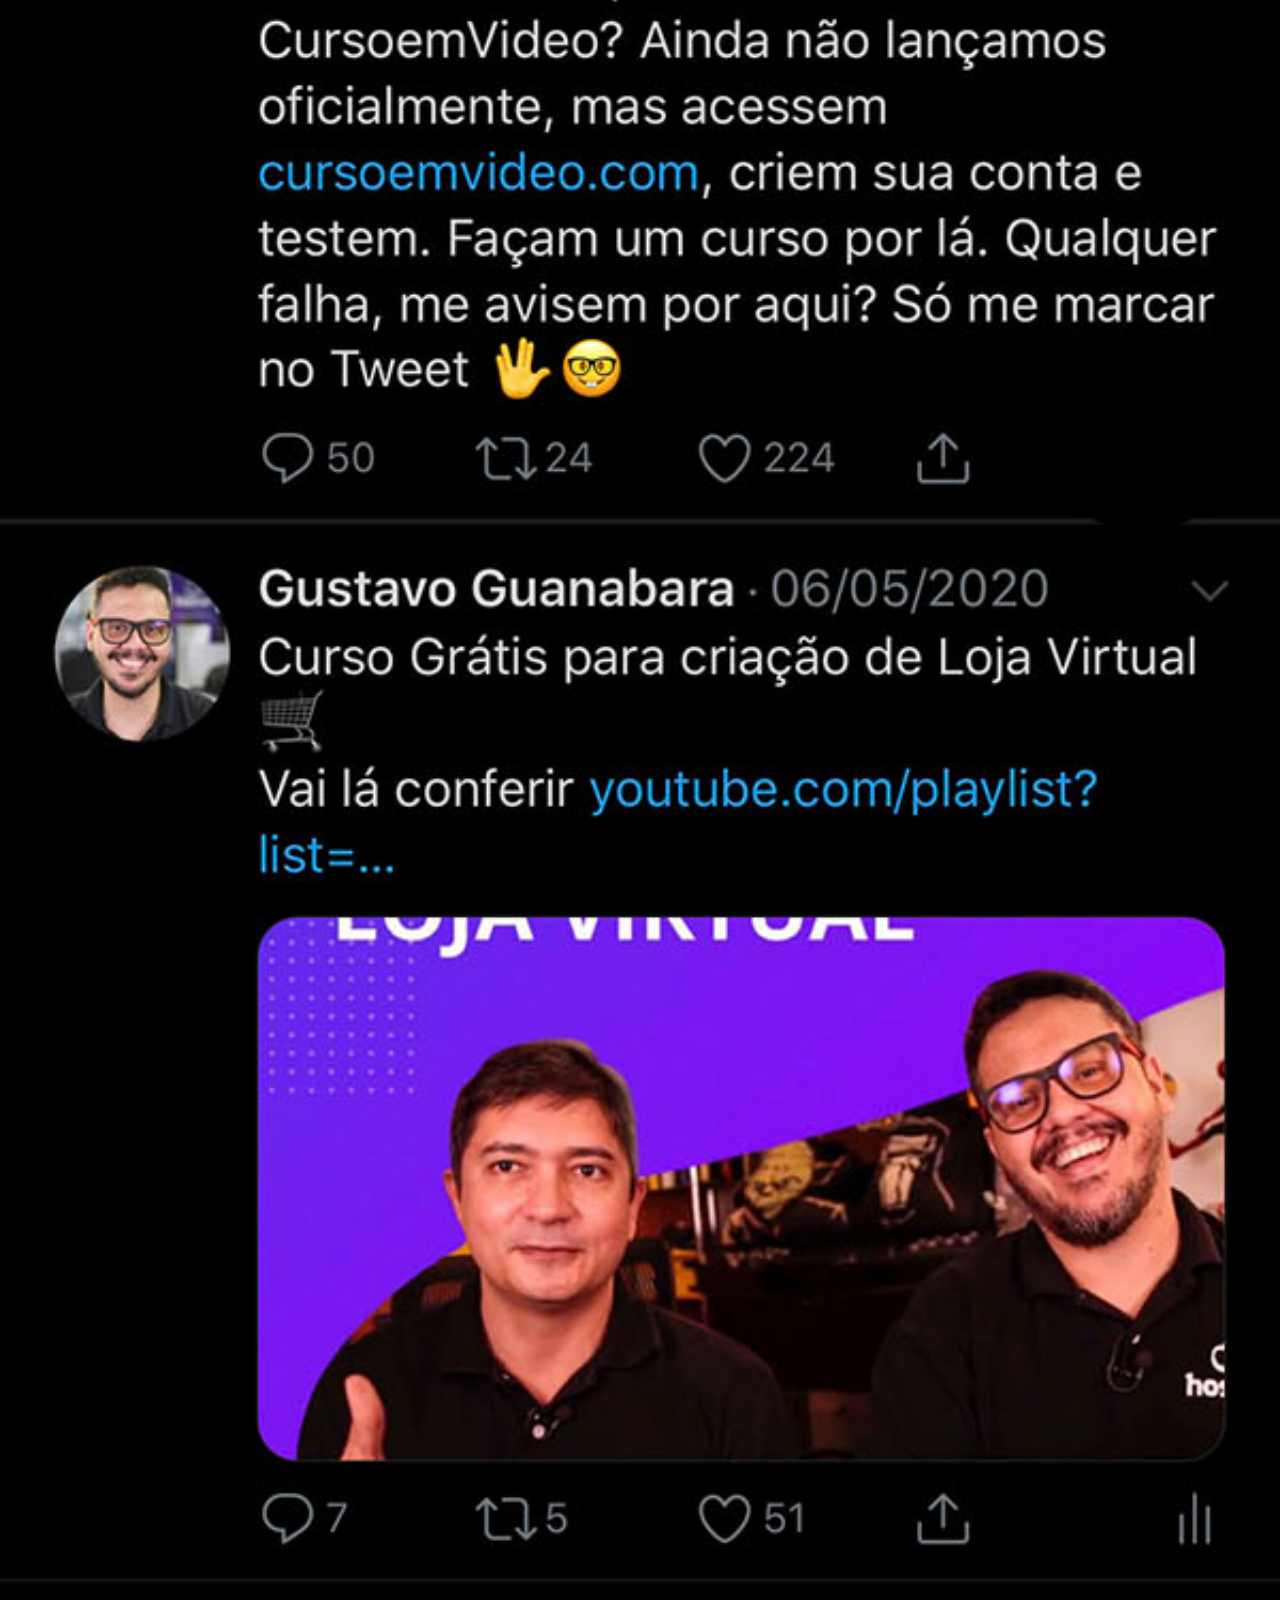
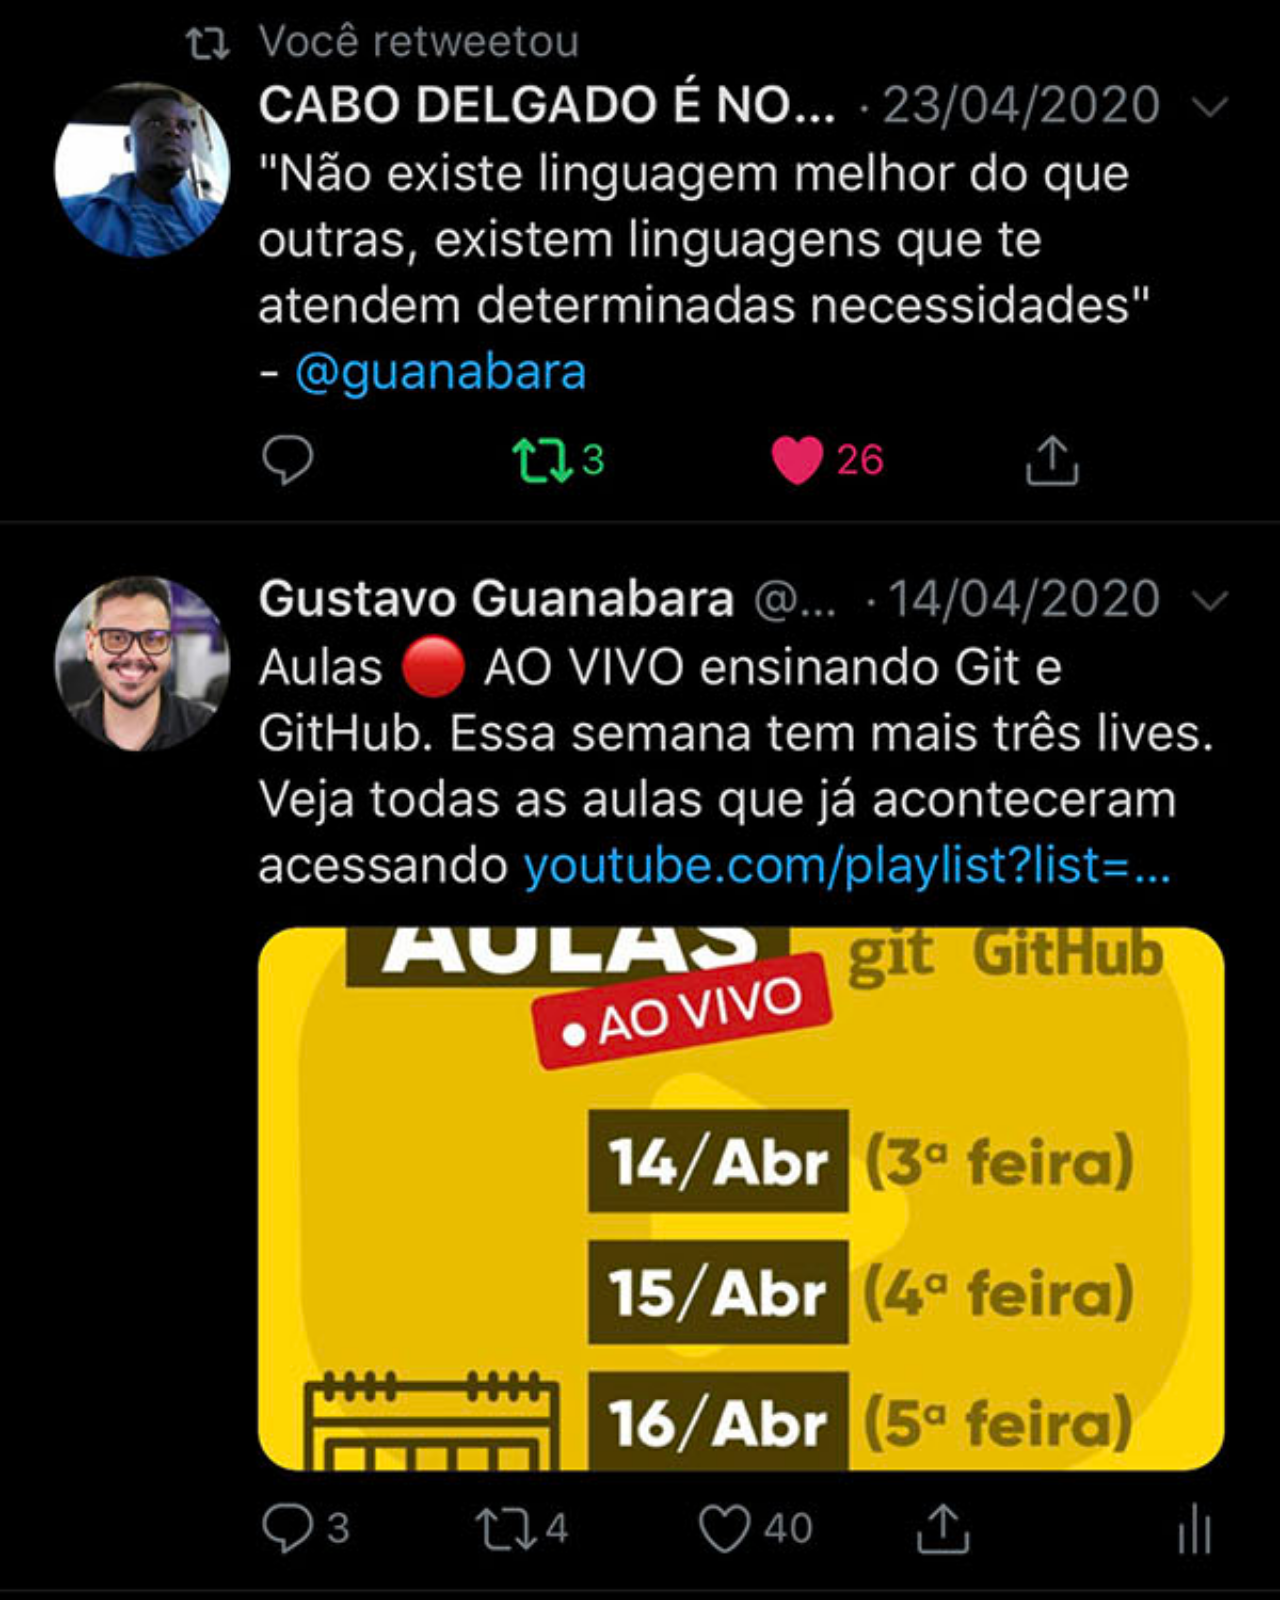
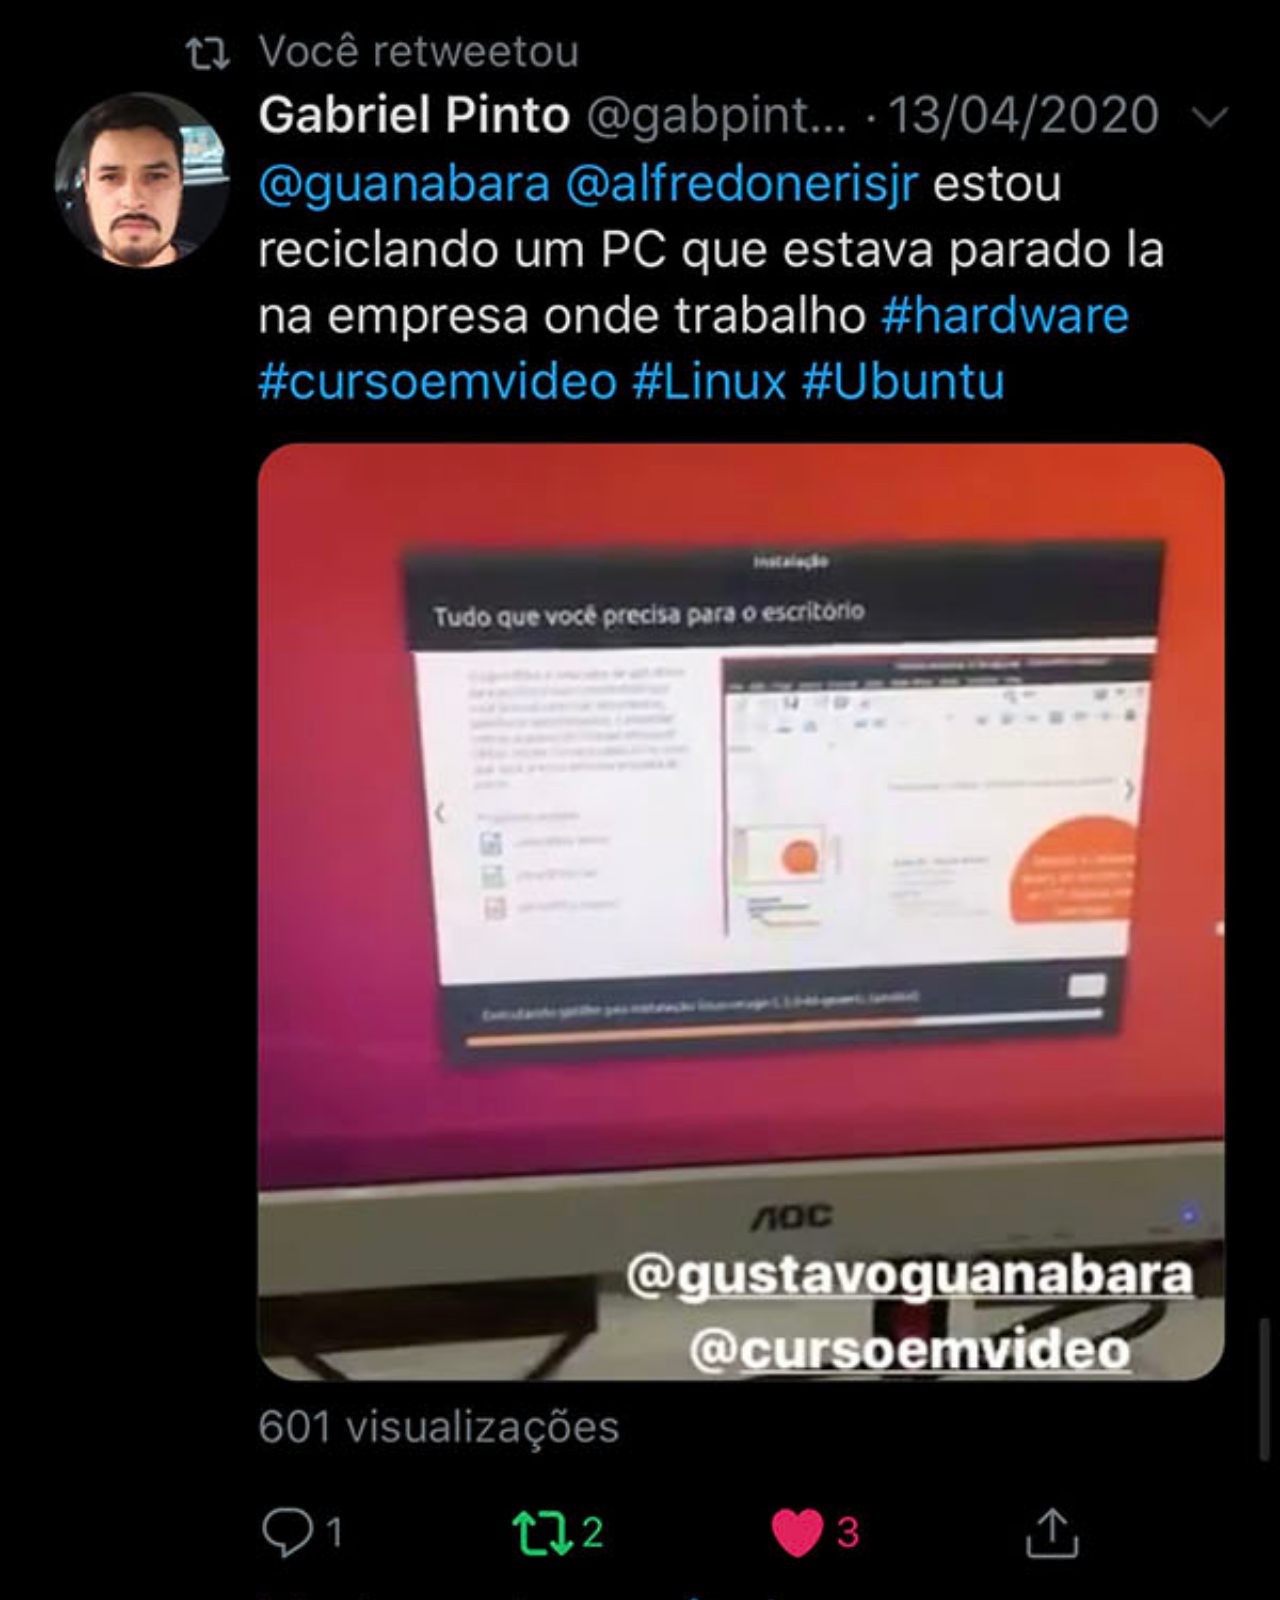
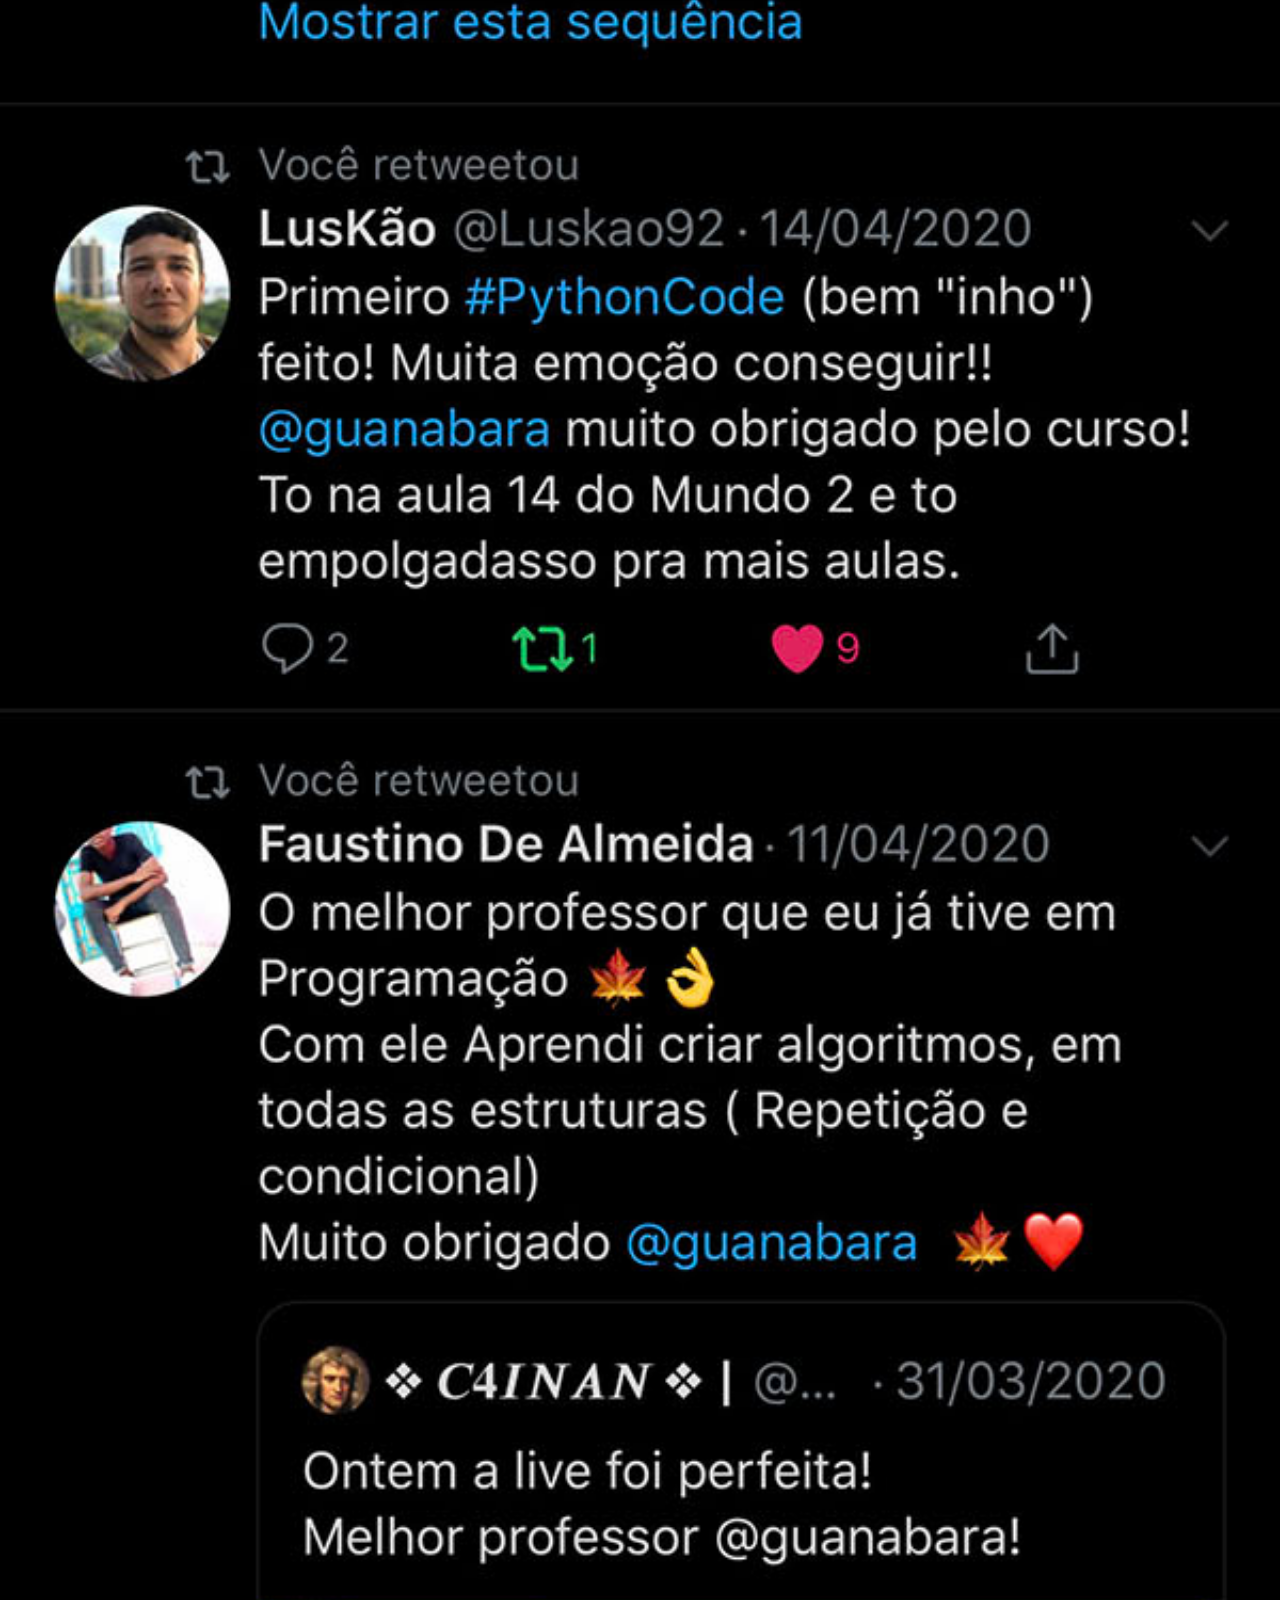
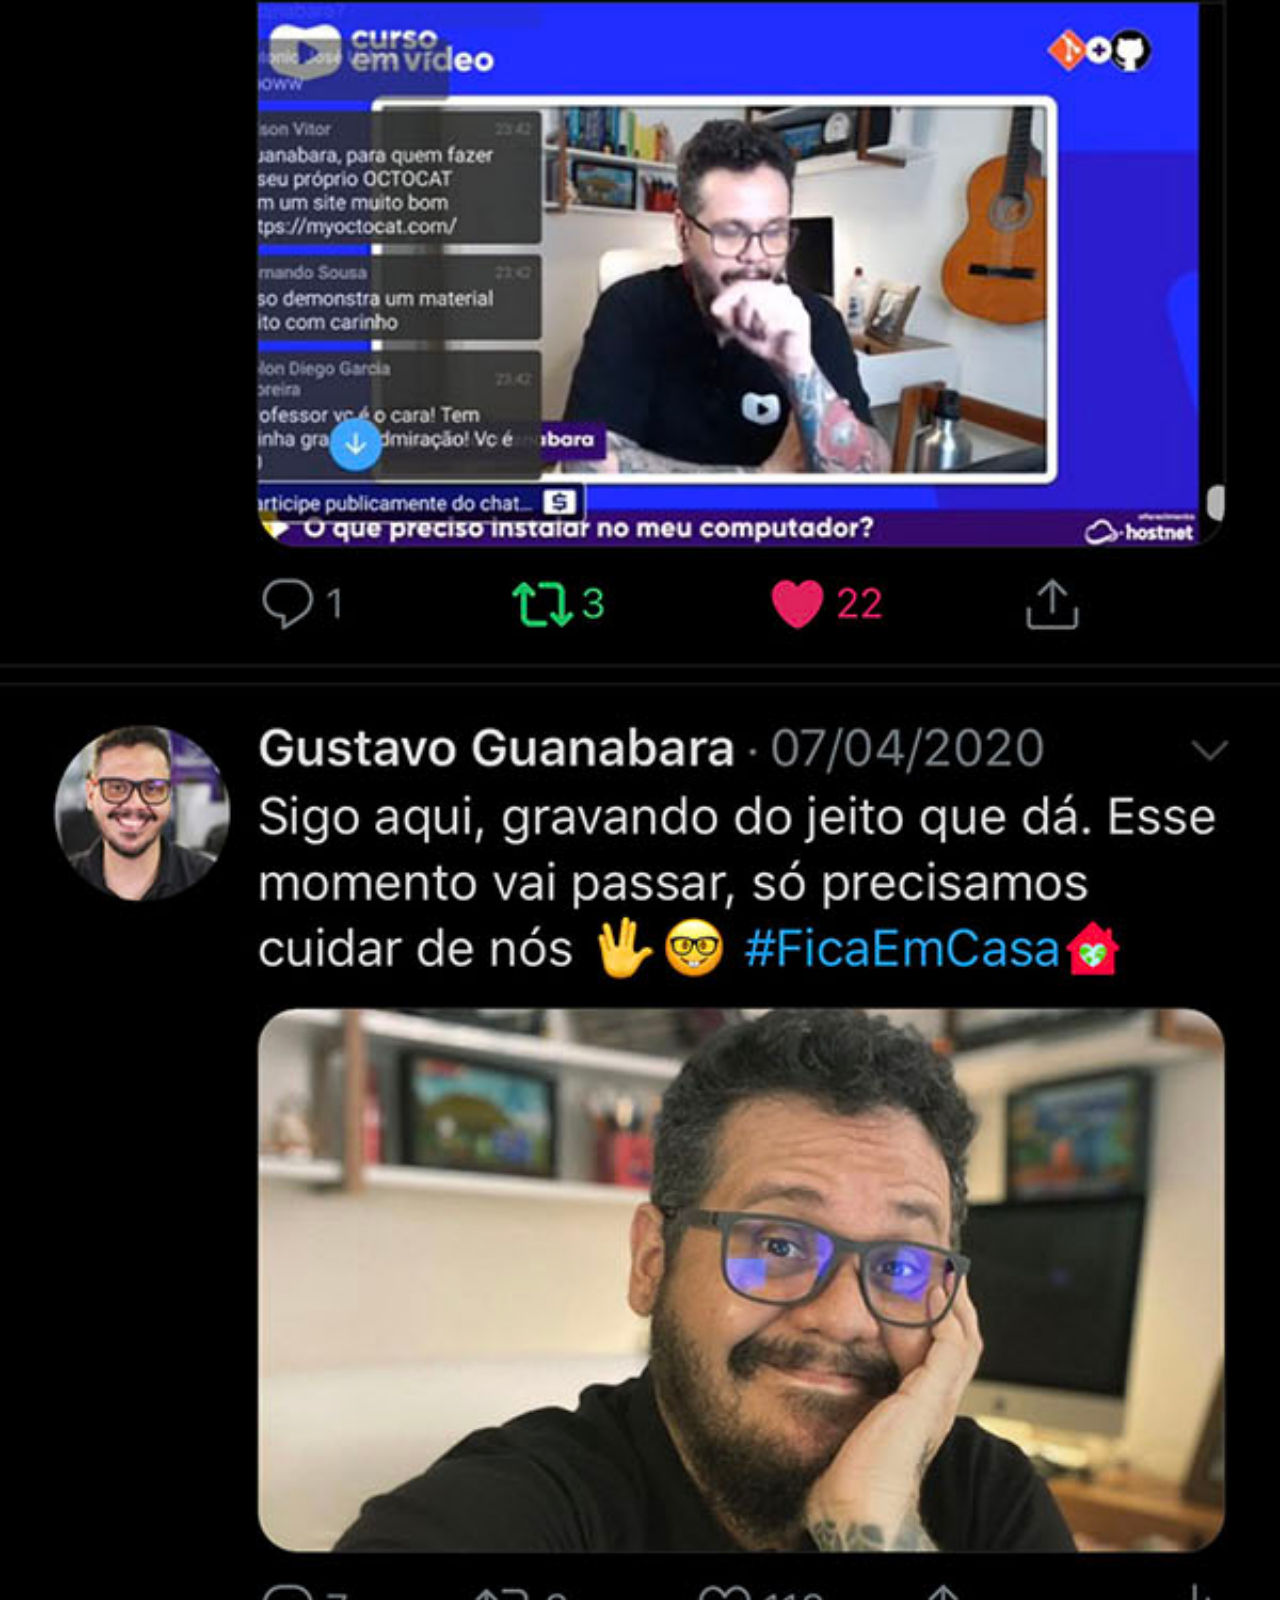
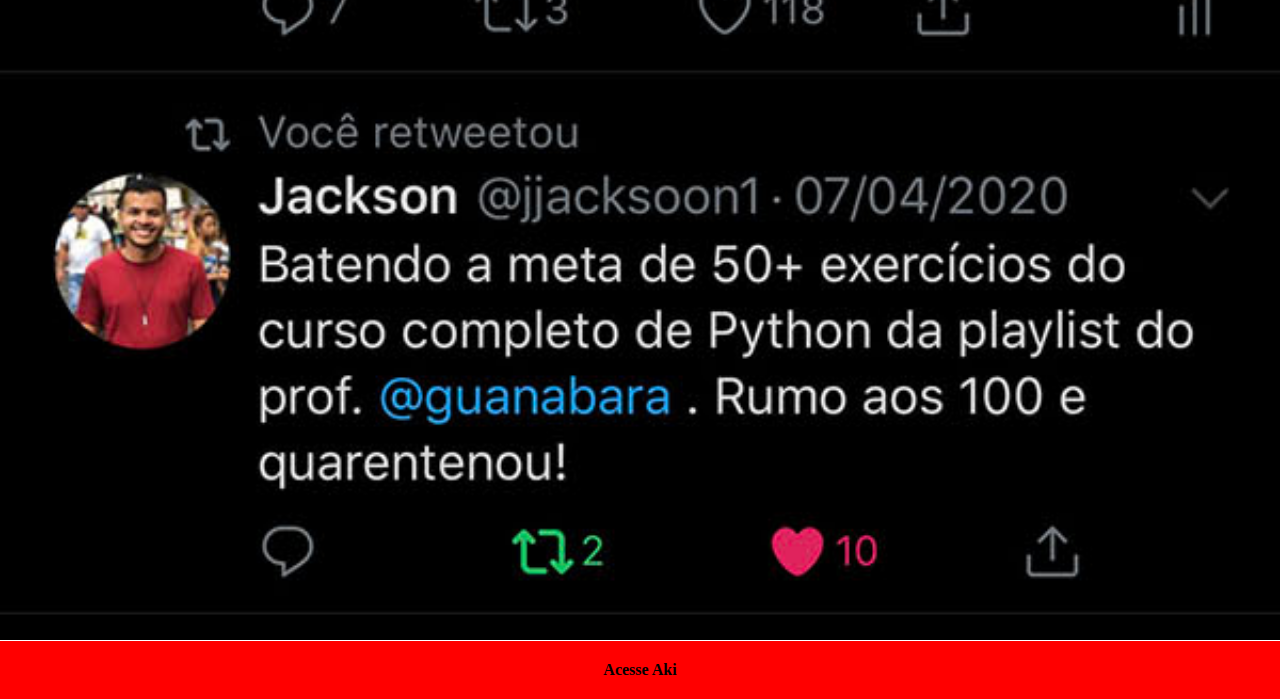
<file: t.html>
<!DOCTYPE html>
<html lang="pt-br">
<head>
    <meta charset="UTF-8">
    <meta name="viewport" content="width=device-width, initial-scale=1.0">
    <title>Document</title>
    <style>
        *{
margin: 0px;
padding: 0px;
}
img{
    
width: 100vw;
}
a{
    display: block;
    background-color: red;
    color: rgb(0, 0, 0);
    text-align: center;
    padding: 20px;
    font-weight: bolder;
    text-decoration: none;
    margin:-3px -15px 1px
}

    </style>
</head>
<body>
    <img src="imagens/tela-twitter.jpg" alt="twitter">
    <a href="https://twitter.com/guanabara" target="_blank">Acesse Aki</a>
    
</body>
</html>
</file>
<file: estilos/style.css>
@chartset utf8;

*{
    margin: 0px;
    padding: 0px;
}
html,body{
    height: 100vh;
    width: 100vw;
    
}
body{
    background: url('../imagens/fundo-madeira.jpg') no-repeat top center ;
    background-size: cover;
}
main{
    position: relative;
    height: 100vh;
    
}
section#telefone{
    position: absolute;
    height: 632px;
    width: 311px;
    background-color: red;
    top: 50%;
    left:50%;
    transform: translate(-50%,-50%);
    background: url('../imagens/frame-iphone.png') no-repeat;
}
iframe#tela{
    position: relative;
    top: 80px;
    left: 23px;
    width: 267px;
    height: 471px;

}
section#redes-sociais{
    text-align: right;
}
section#redes-sociais img{
    height: 40px;
    margin: 10px;
    border-radius: 50%;
    box-shadow: 2px 2px 5px rgba(0, 0, 0, 0.479);
    box-sizing: border-box;
}
section#redes-sociais img:hover{
    border: 2px solid black;
    transform: translate(-2px -2px);
    transition: transform .3s border;
}
</file>
<file: estilos/social.css>
@charset "utf 8";

*{
margin: 0px;
padding: 0px;
}
img{
    
width: 100vw;
}
a{
    display: block;
    background-color: red;
    color: rgb(0, 0, 0);
    text-align: center;
    padding: 15px;
    font-weight: bolder;
    text-decoration: none;
}
</file>
